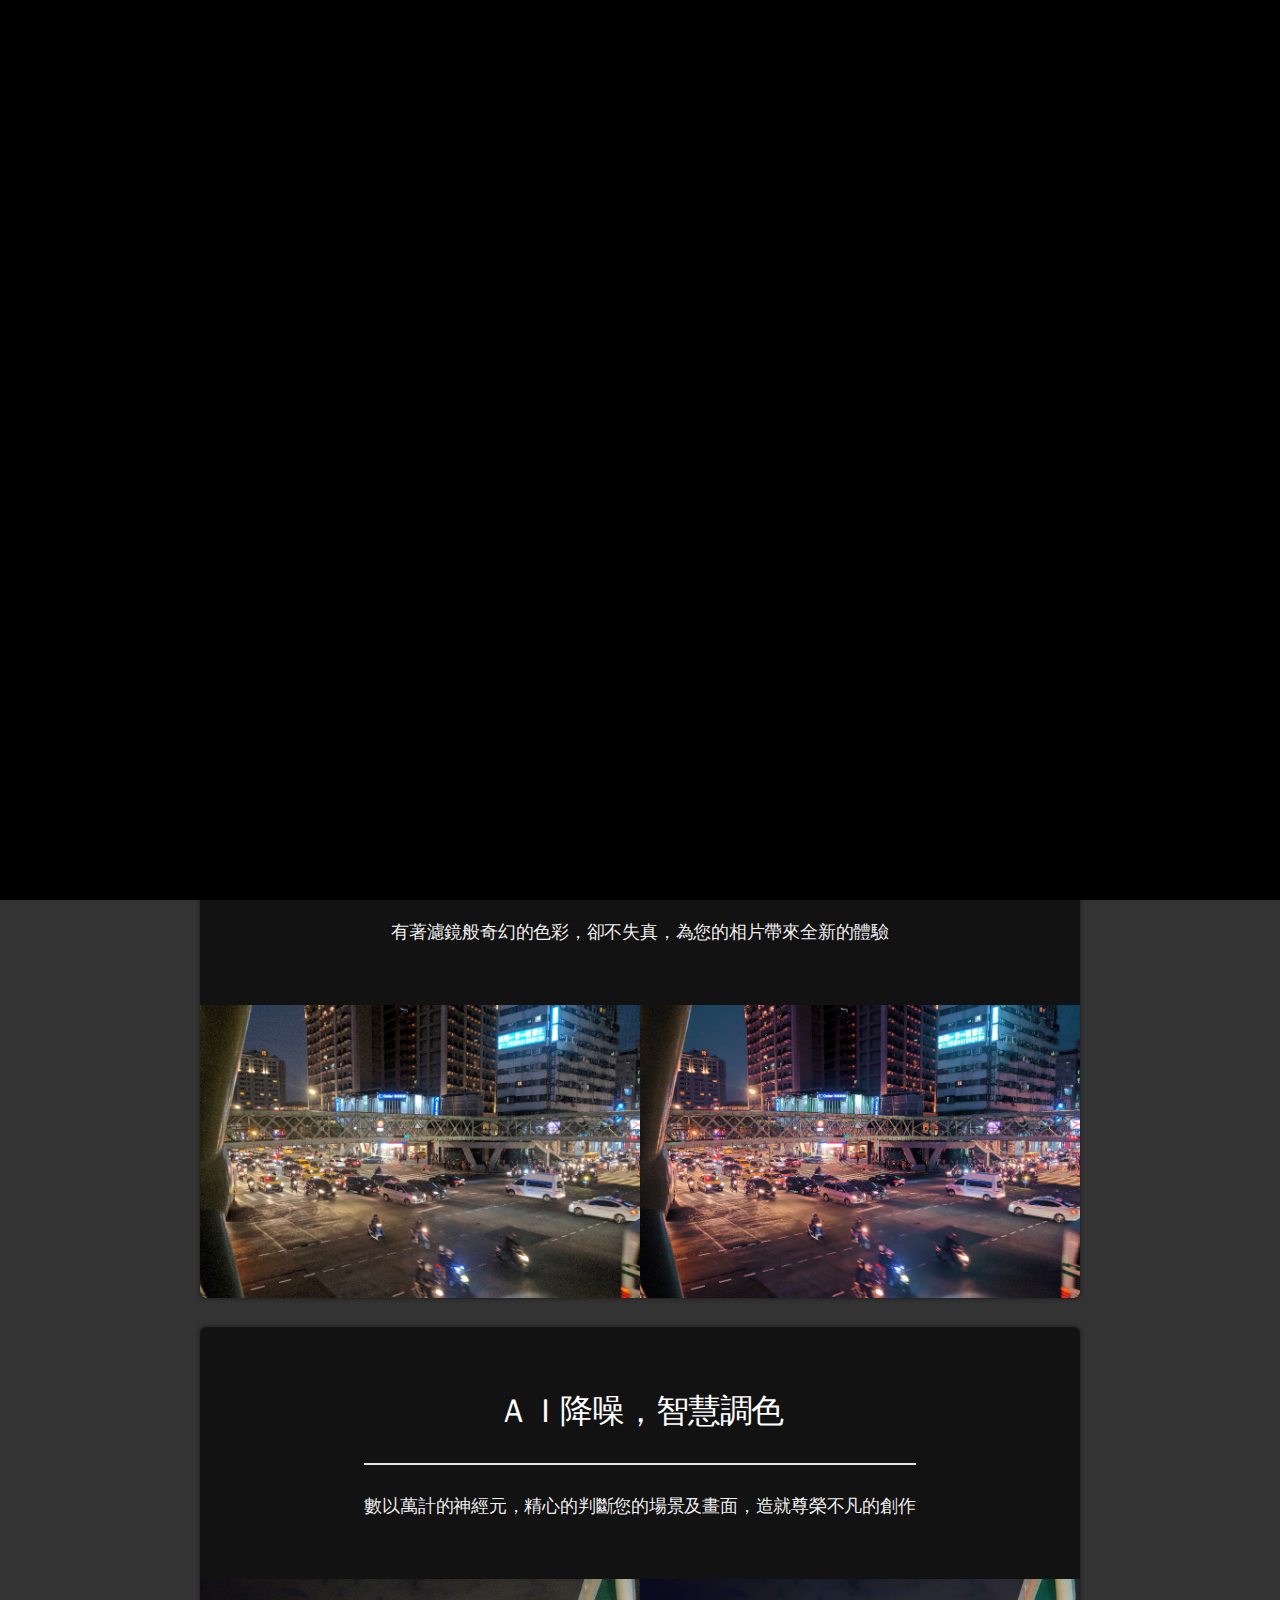
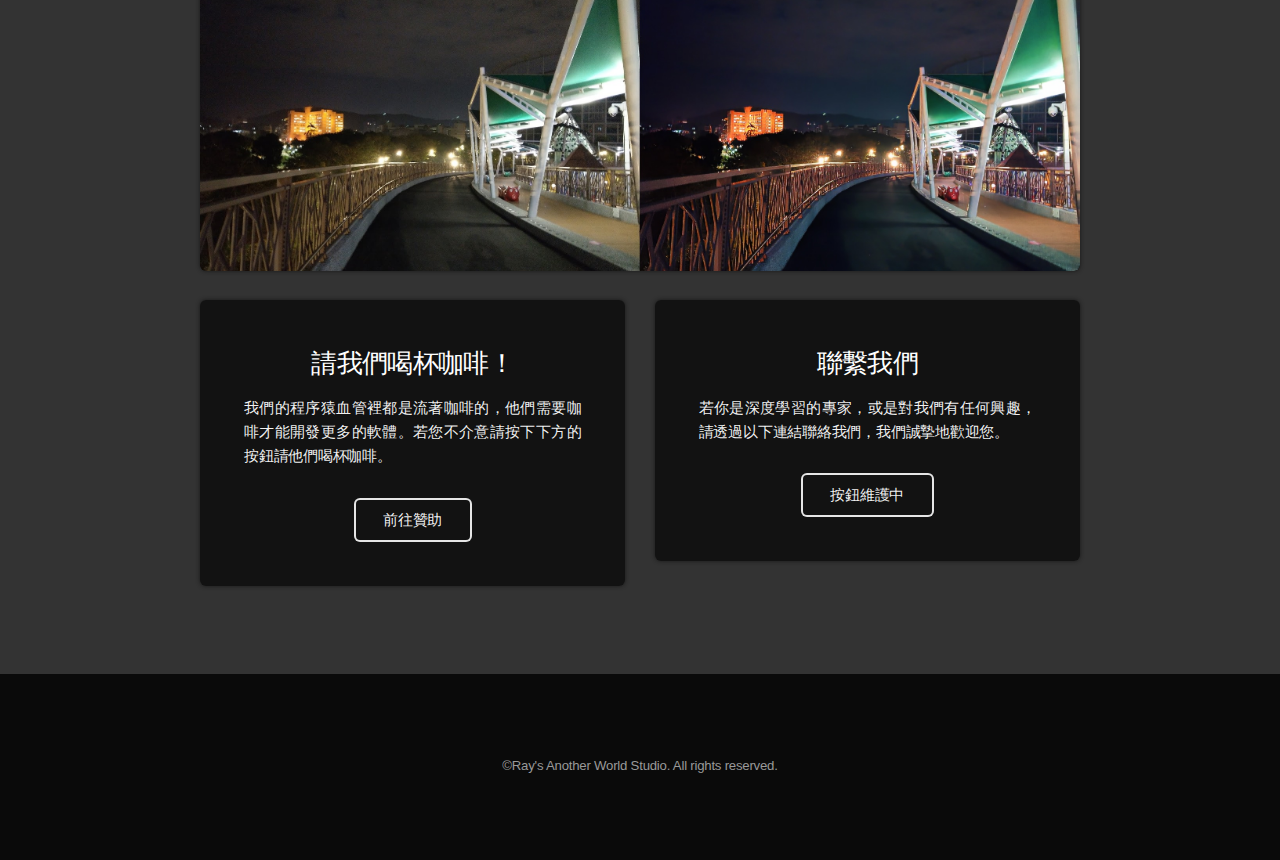
<file: index.html>
<!DOCTYPE HTML>
<html>

<head>
	<title data-token="fantastic_filter">幻想濾鏡</title>
	<meta charset="utf-8" />
	<meta name="viewport" content="width=device-width, initial-scale=1, user-scalable=no" />
	<link rel="stylesheet" href="assets/css/main.css" />
	<meta property="og:title" content="幻想濾鏡" />
	<meta property="og:image"
		content="https://ray1422.github.io/Fantastic-Filter-Professional-Plus/images/background.jpg" />
	<meta property="og:description" content="年輕人的第一個自動修圖軟體。由Deep Learning技術打造，帶給你最尊榮不凡的體驗。" />
    <link rel="shortcut icon Bookmark" href="assets/images/favicon.ico" type="image/x-icon" />

</head>

<body class="landing is-preload">
	<div id="page-wrapper">

		<!-- Header -->
		<header id="header" class="alt">
			<h1><a href="index.html">Fantastic Filter </a></h1>
			<nav id="nav">
				<ul>
					<li><a href="gallery.html">
							<x-str data-token="gallery" />
						</a></li>
					<li>
						<a href="#" class="icon fa-angle-down">
							<x-str data-token="language" />
						</a>
						<ul class="language_selector">
							<li><a href="#" data-value="en_US">English</a></li>
							<li><a href="#" data-value="zh_TW">中文（臺灣）</a></li>
							<li><a href="#" data-value="zh_CN">中文（简体）</a></li>
						</ul>
					</li>
					<li><a href="download.html" class="button">
							<x-str data-token="download" />
						</a></li>
				</ul>
			</nav>
		</header>

		<!-- Banner -->
		<section id="banner">
			<h2>
				<x-str data-token="fantastic_filter" />
			</h2>
			<p>
				<x-str data-token="The_greatest_way_to_beautify_photos" />
			</p>
			<ul class="actions special">
				<li><a href="download.html" class="button primary">
						<x-str data-token="download" /></a></li>
				<li><a href="info.html" class="button">
						<x-str data-token="learn_more" /></a></li>
			</ul>
		</section>

		<!-- Main -->
		<section id="main" class="container">

			<section class="box special">
				<header class="major">
					<h2>
						<x-str data-token="like_a_filter_unlike_any_filter"></x-str>
					</h2>
					<p>
						<x-str data-token="with_fantastic_color">
					</p>
				</header>
				<span class="image featured"><img src="images/min_quan_west_rord.jpg" alt="" /></span>
			</section>

			<section class="box special">
				<header class="major">
					<h2>
						<x-str data-token="powered_by_ai">
					</h2>
					<p>
						<x-str data-token="ai_create_perfection">
					</p>
				</header>
				<span class="image featured"><img src="images/tcap.jpg" alt="" /></span>
			</section>



			<div class="row">
				<div class="col-6 col-12-narrower">

					<section class="box special">
						<h3>
							<x-str data-token="by_me_a_coffee" />
						</h3>
						<p>
							<x-str data-token="we_need_coffee" />
						</p>
						<ul class="actions special">
							<li><a href="https://core.newebpay.com/EPG/ray_another_world/Dq68yk" target="_BLANK"
									class="button alt">
									<x-str data-token="donate" /></a></li>
						</ul>
					</section>

				</div>
				<div class="col-6 col-12-narrower">
					<section class="box special">
						<h3>
							<x-str data-token="get_in_touch" />
						</h3>
						<p>
							<x-str data-token="get_in_touch_long" </p><br />
								<ul class="actions special">
									<li><a class="button alt">
											<x-str data-token="button_unavailable">
										</a></li>
								</ul>
					</section>

				</div>
			</div>

		</section>

		<!-- Footer -->
		<footer id="footer">
			<ul class="copyright">
				<li>
					<x-str data-token="copyright" />
				</li>
			</ul>
		</footer>

	</div>
	<div id="overlay" class="is-preload"></div>
	<!-- Scripts -->
	<script src="assets/js/jquery.min.js"></script>
	<script src="assets/js/jquery.dropotron.min.js"></script>
	<script src="assets/js/jquery.scrollex.min.js"></script>
	<script src="assets/js/browser.min.js"></script>
	<script src="assets/js/breakpoints.min.js"></script>
	<script src="assets/js/util.js"></script>
	<script src="assets/js/main.js"></script>
	<script src="assets/js/lang.js"></script>

</body>

</html>
</file>
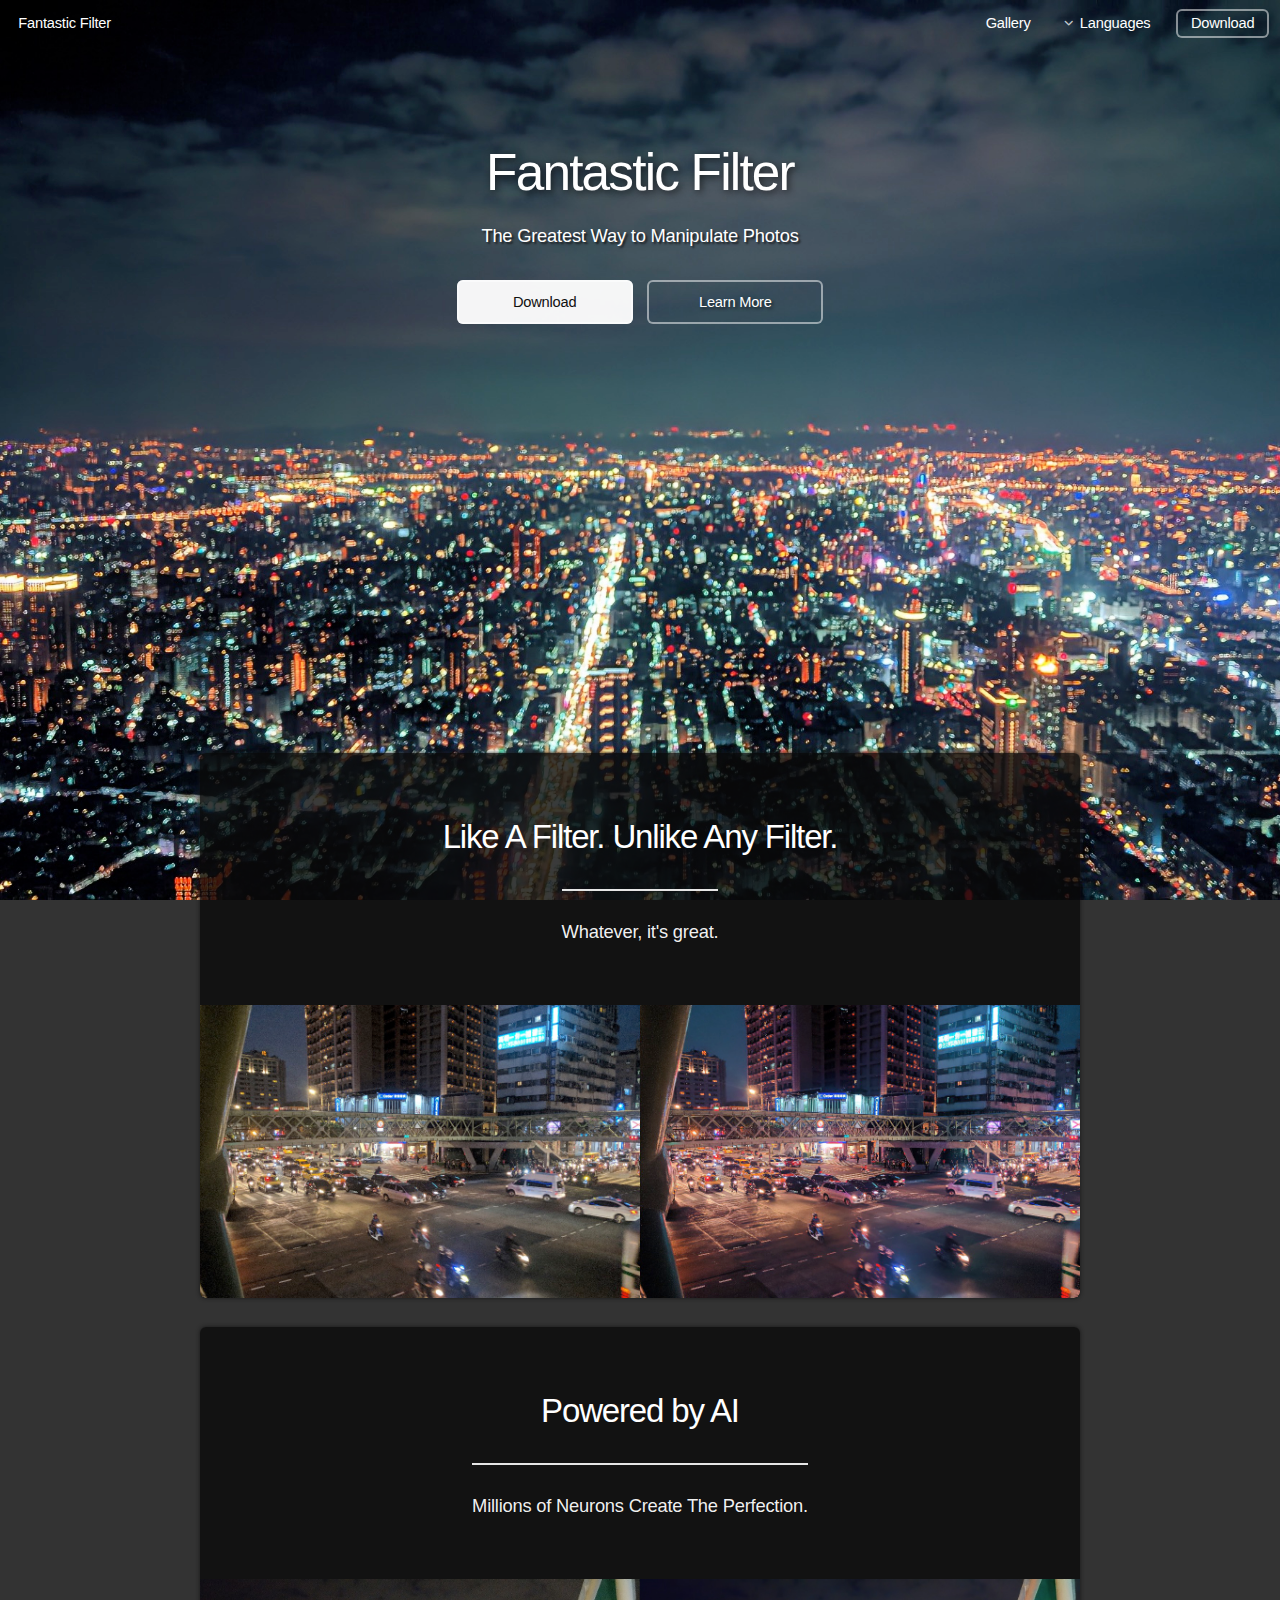
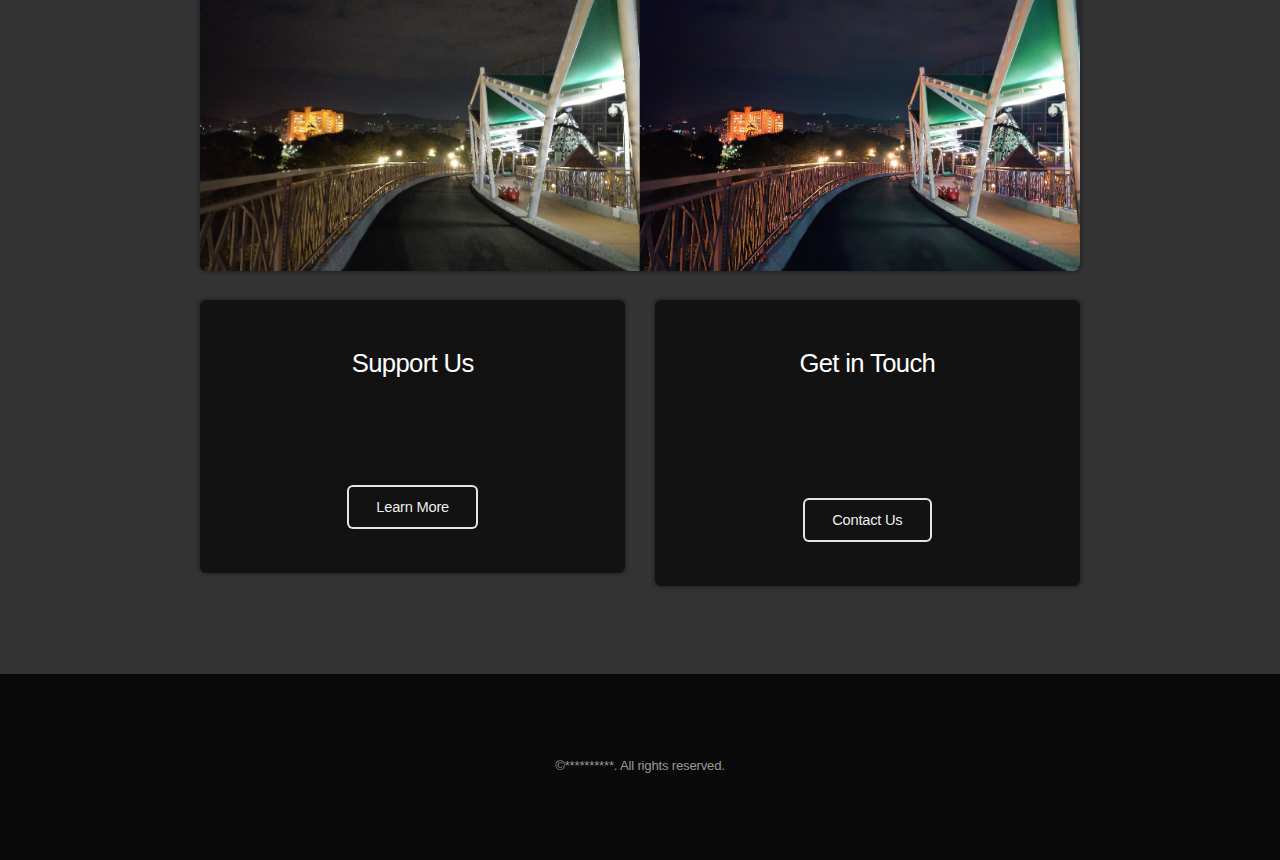
<file: en/index.html>
<!DOCTYPE HTML>
<html>

<head>
	<title>Fantastic Filter</title>
	<base href="../">
	<meta charset="utf-8" />
	<meta name="viewport" content="width=device-width, initial-scale=1, user-scalable=no" />
	<link rel="stylesheet" href="assets/css/main.css" />

</head>

<body class="landing is-preload">
	<div id="page-wrapper">

		<!-- Header -->
		<header id="header" class="alt">
			<h1><a href="index.html">Fantastic Filter </a></h1>
			<nav id="nav">
				<ul>
					<li><a href="gallery.html">Gallery</a></li>
					<li>
						<a href="#" class="icon fa-angle-down">Languages</a>
						<ul>
							<li><a href="en/index.html">English</a></li>
							<li><a href="zh-TW/index.html">中文（臺灣）</a></li>
							<li><a href="zh-CN/index.html">中文（简体）</a></li>
						</ul>
					</li>
					<li><a href="download.html" class="button">Download</a></li>
				</ul>
			</nav>
		</header>
		<!-- Banner -->
		<section id="banner">
			<h2>Fantastic Filter</h2>
			<p>The Greatest Way to Manipulate Photos</p>
			<ul class="actions special">
				<li><a href="download.html" class="button primary">Download</a></li>
				<li><a href="info.html" class="button">Learn More</a></li>
			</ul>
		</section>

		<!-- Main -->
		<section id="main" class="container">

			<section class="box special">
				<header class="major">
					<h2>Like A Filter. Unlike Any Filter.</h2>
					<p>Whatever, it's great.</p>
				</header>
				<span class="image featured"><img src="images/min_quan_west_rord.jpg" alt="" /></span>
			</section>

			<section class="box special">
				<header class="major">
					<h2>Powered by AI</h2>
					<p>Millions of Neurons Create The Perfection.</p>
				</header>
				<span class="image featured"><img src="images/tcap.jpg" alt="" /></span>
			</section>



			<div class="row">
				<div class="col-6 col-12-narrower">

					<section class="box special">
						<h3>Support Us</h3>
						<p></p><br /><br /><br />
						<ul class="actions special">
							<li><a href="#" class="button alt">Learn More</a></li>
						</ul>
					</section>

				</div>
				<div class="col-6 col-12-narrower">
					<section class="box special">
						<h3>Get in Touch</h3>
						<p><br /><br /></p><br />
						<ul class="actions special">
							<li><a href="#" class="button alt">Contact Us</a></li>
						</ul>
					</section>

				</div>
			</div>

		</section>

		<!-- Footer -->
		<footer id="footer">
			<ul class="copyright">
				<li>&copy;**********. All rights reserved.</li>
			</ul>
		</footer>

	</div>

	<!-- Scripts -->
	<script src="assets/js/jquery.min.js"></script>
	<script src="assets/js/jquery.dropotron.min.js"></script>
	<script src="assets/js/jquery.scrollex.min.js"></script>
	<script src="assets/js/browser.min.js"></script>
	<script src="assets/js/breakpoints.min.js"></script>
	<script src="assets/js/util.js"></script>
	<script src="assets/js/main.js"></script>
	<script>
		localStorage["language"] = 'en';
	</script>

</body>

</html>
</file>
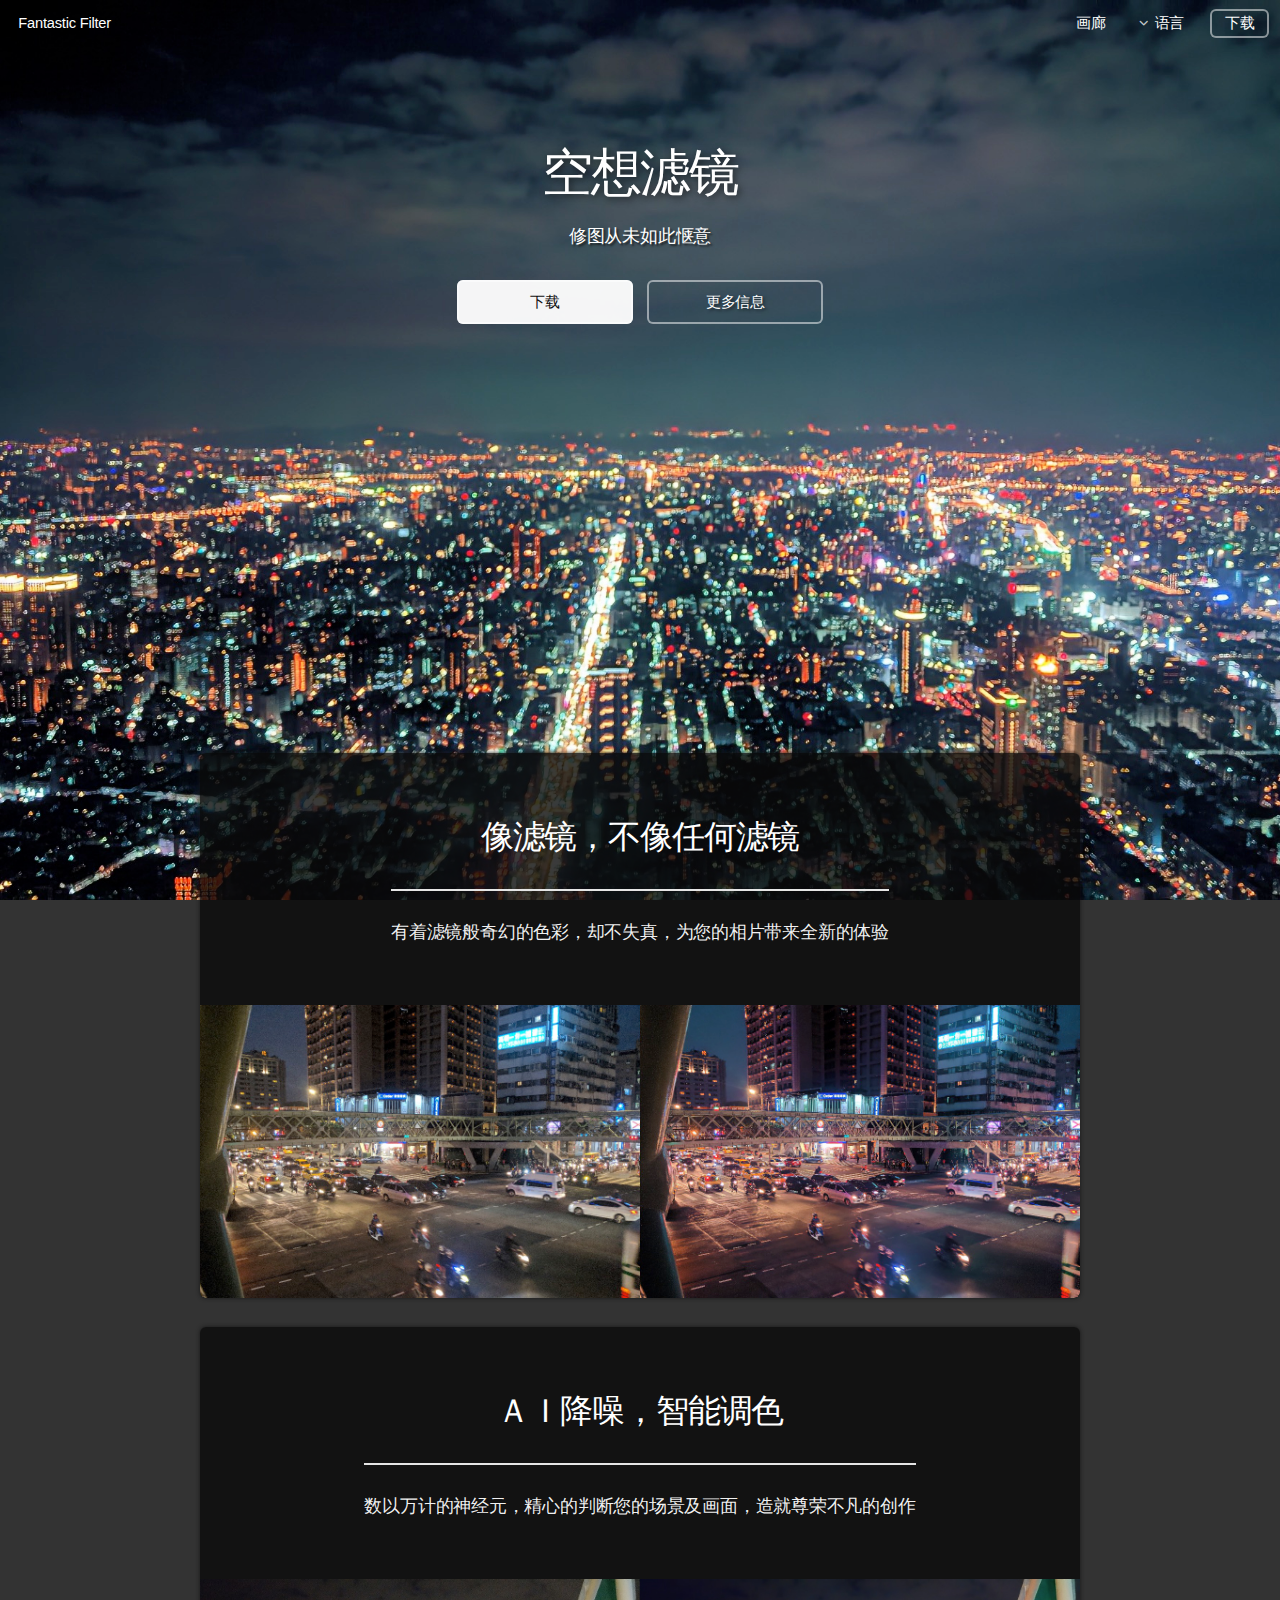
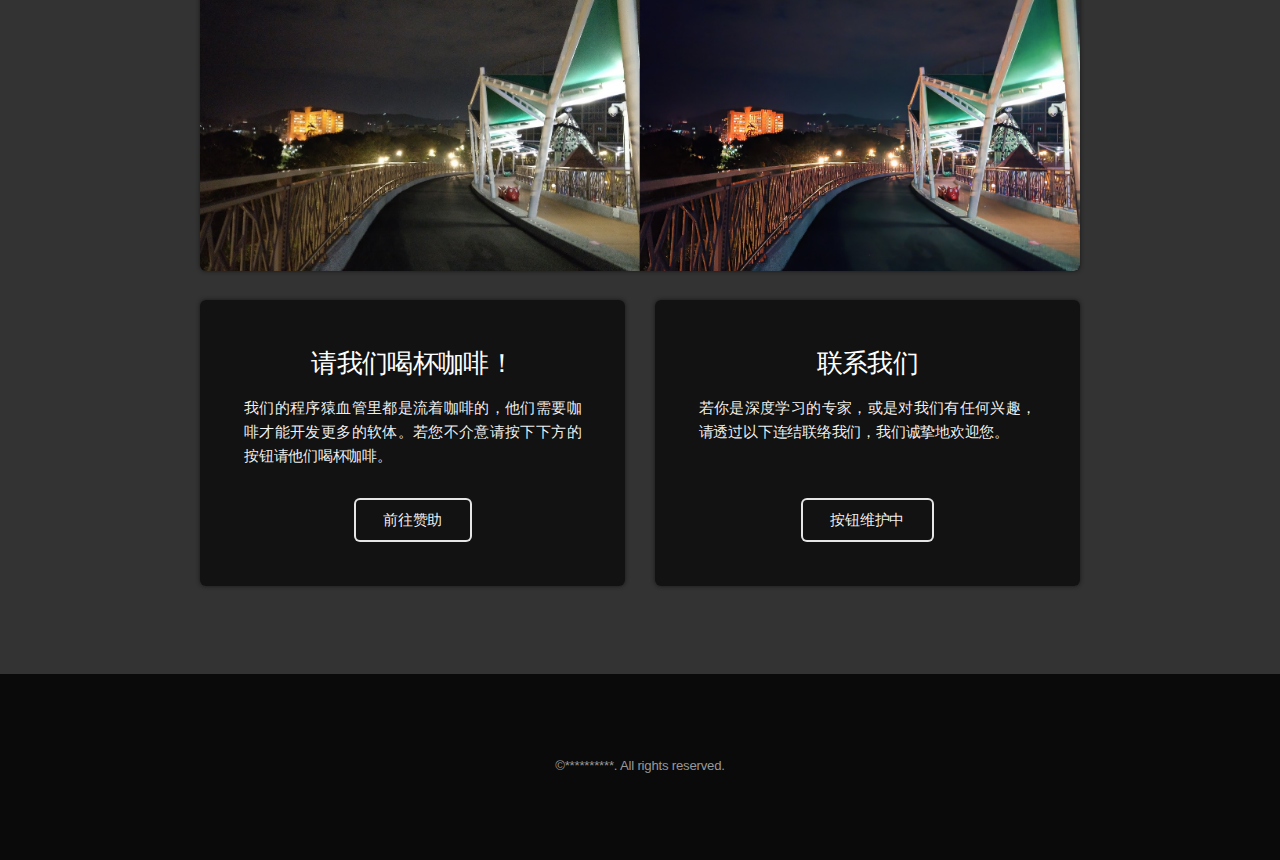
<file: zh-CN/index.html>
<!DOCTYPE HTML>
<html>

<head>
	<title>空想滤镜</title>
	<base href="../">
	<meta charset="utf-8" />
	<meta name="viewport" content="width=device-width, initial-scale=1, user-scalable=no" />
	<link rel="stylesheet" href="assets/css/main.css" />
	<meta property="og:title" content="空想滤镜" />
	<meta property="og:image"
		content="https://ray1422.github.io/Fantastic-Filter-Professional-Plus/images/background.jpg" />
	<meta property="og:description" content="年轻人的第一款人工智能滤镜。由深度学习技术打造，脑补修图，带给你最尊荣不凡的体验。" />

</head>

<body class="landing is-preload">
	<div id="page-wrapper">

		<!-- Header -->
		<header id="header" class="alt">
			<h1><a href="index.html">Fantastic Filter </a></h1>
			<nav id="nav">
				<ul>
					<li><a href="gallery.html">画廊</a></li>
					<li>
						<a href="#" class="icon fa-angle-down">语言</a>
						<ul>
							<li><a href="en/index.html">English</a></li>
							<li><a href="zh-TW/index.html">中文（臺灣）</a></li>
							<li><a href="zh-CN/index.html">中文（简体）</a></li>


						</ul>
					</li>
					<li><a href="download.html" class="button">下载</a></li>
				</ul>
			</nav>
		</header>

		<!-- Banner -->
		<section id="banner">
			<h2>空想滤镜</h2>
			<p>修图从未如此惬意</p>
			<ul class="actions special">
				<li><a href="download.html" class="button primary">下载</a></li>
				<li><a href="info.html" class="button">更多信息</a></li>
			</ul>
		</section>

		<!-- Main -->
		<section id="main" class="container">

			<section class="box special">
				<header class="major">
					<h2>像滤镜，不像任何滤镜</h2>
					<p>有着滤镜般奇幻的色彩，却不失真，为您的相片带来全新的体验</p>
				</header>
				<span class="image featured"><img src="images/min_quan_west_rord.jpg" alt="" /></span>
			</section>

			<section class="box special">
				<header class="major">
					<h2>ＡＩ降噪，智能调色</h2>
					<p>数以万计的神经元，精心的判断您的场景及画面，造就尊荣不凡的创作</p>
				</header>
				<span class="image featured"><img src="images/tcap.jpg" alt="" /></span>
			</section>



			<div class="row">
				<div class="col-6 col-12-narrower">

					<section class="box special">
						<h3>请我们喝杯咖啡！</h3>
						<p>我们的程序猿血管里都是流着咖啡的，他们需要咖啡才能开发更多的软体。若您不介意请按下下方的按钮请他们喝杯咖啡。</p>
						<ul class="actions special">
							<li><a href="https://core.newebpay.com/EPG/ray_another_world/Dq68yk" target="_BLANK"
									class="button alt">前往赞助</a></li>
						</ul>
					</section>

				</div>
				<div class="col-6 col-12-narrower">
					<section class="box special">
						<h3>联系我们</h3>
						<p>若你是深度学习的专家，或是对我们有任何兴趣，请透过以下连结联络我们，我们诚挚地欢迎您。</p><br />
						<ul class="actions special">
							<li><a href="#" class="button alt">按钮维护中</a></li>
						</ul>
					</section>

				</div>
			</div>

		</section>

		<!-- Footer -->
		<footer id="footer">
			<ul class="copyright">
				<li>&copy;**********. All rights reserved.</li>
			</ul>
		</footer>

	</div>

	<!-- Scripts -->
	<script src="assets/js/jquery.min.js"></script>
	<script src="assets/js/jquery.dropotron.min.js"></script>
	<script src="assets/js/jquery.scrollex.min.js"></script>
	<script src="assets/js/browser.min.js"></script>
	<script src="assets/js/breakpoints.min.js"></script>
	<script src="assets/js/util.js"></script>
	<script src="assets/js/main.js"></script>
	<script>
		localStorage["language"] = 'zh-CN'
	</script>
</body>

</html>
</file>
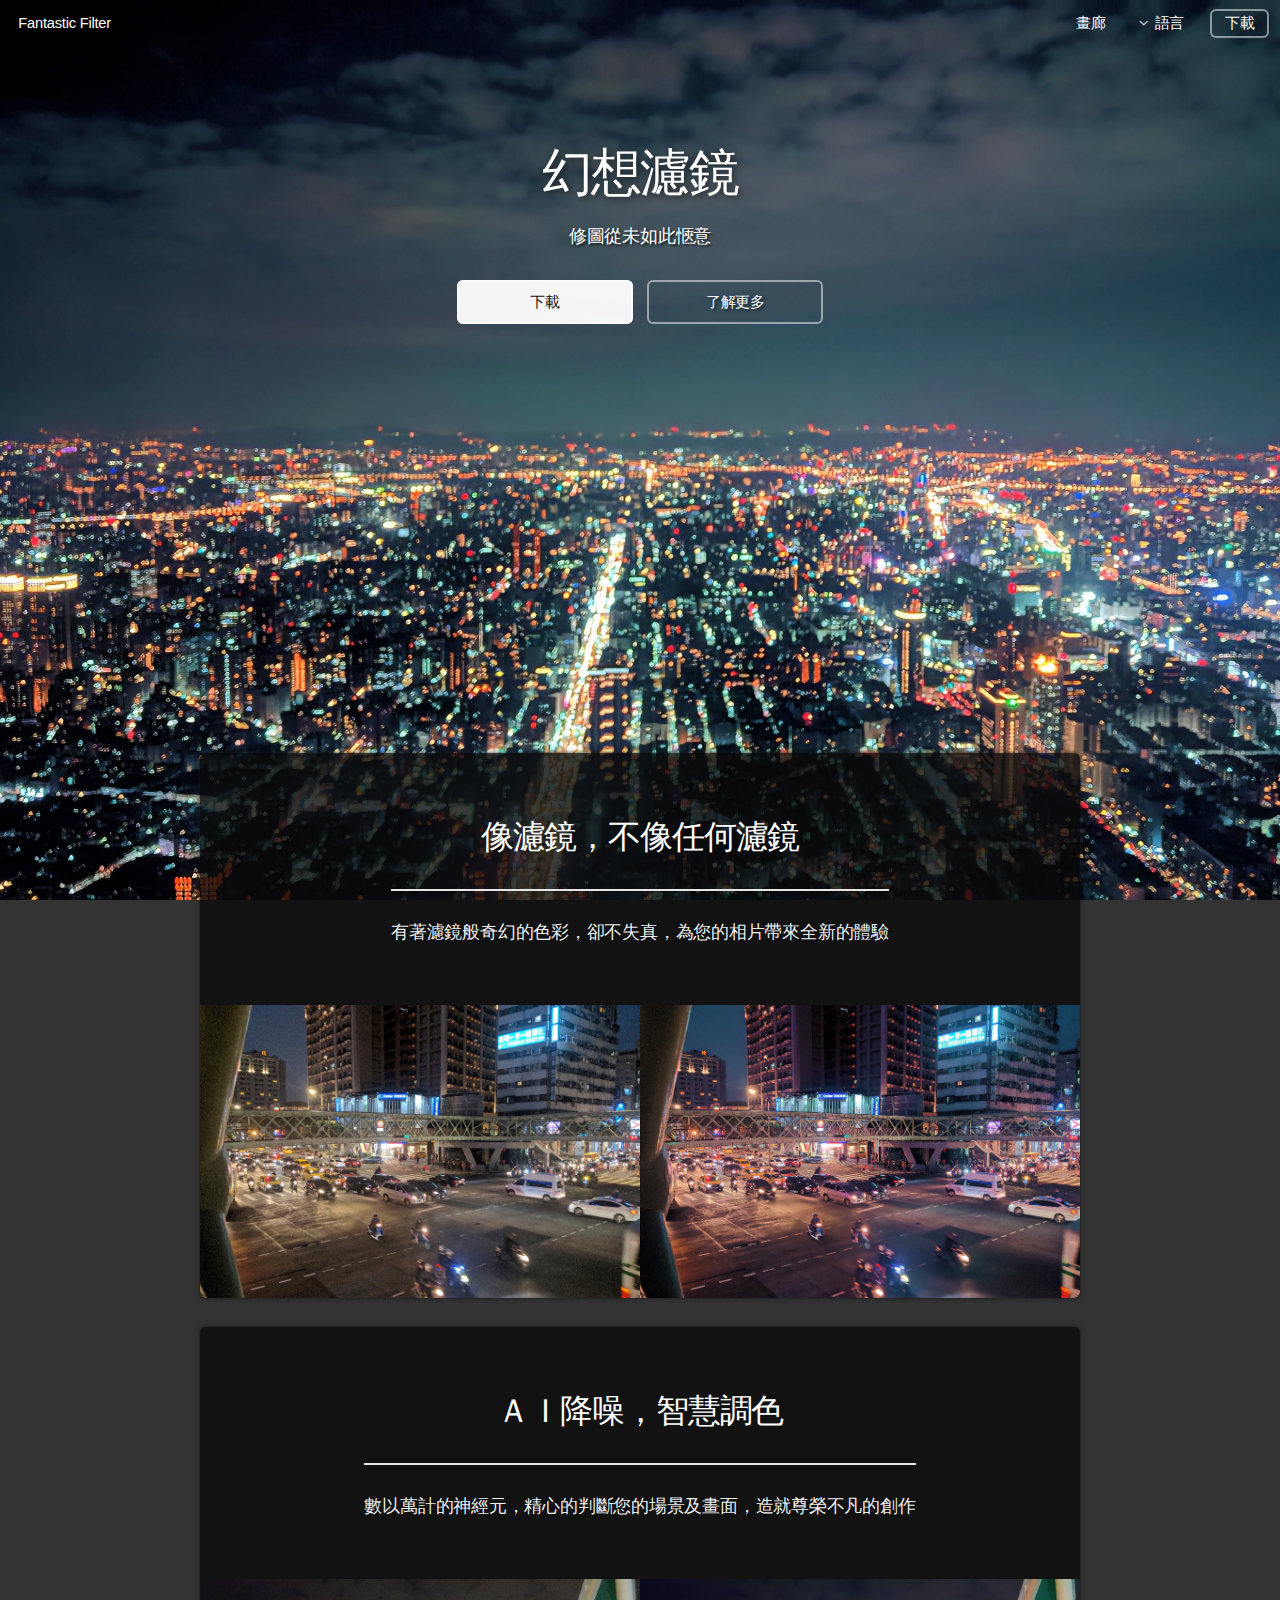
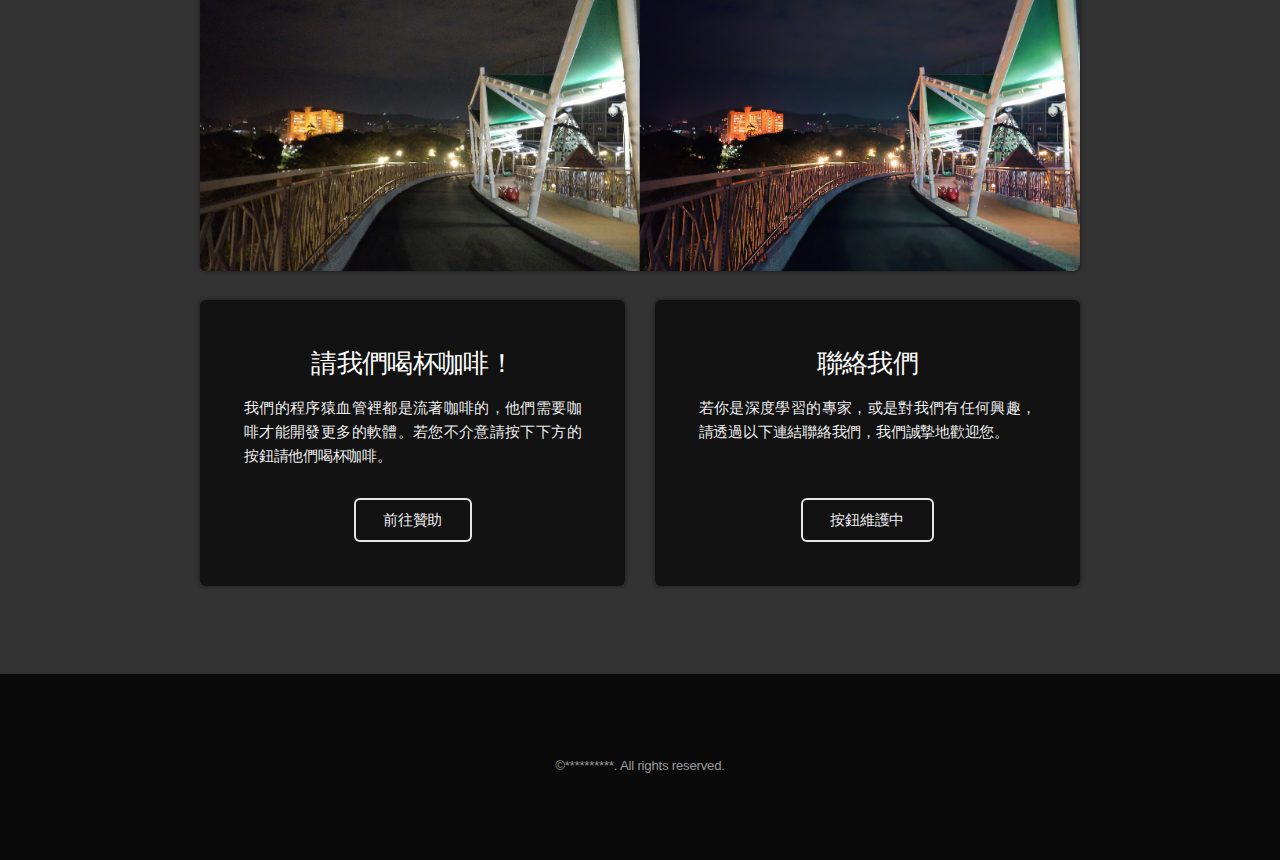
<file: zh-TW/index.html>
<!DOCTYPE HTML>
<html>

<head>
	<title>幻想濾鏡</title>
	<base href="../">
	<meta charset="utf-8" />
	<meta name="viewport" content="width=device-width, initial-scale=1, user-scalable=no" />
	<link rel="stylesheet" href="assets/css/main.css" />
	<meta property="og:title" content="幻想濾鏡" />
	<meta property="og:image"
		content="https://ray1422.github.io/Fantastic-Filter-Professional-Plus/images/background.jpg" />
	<meta property="og:description" content="年輕人的第一個自動修圖軟體。由Deep Learning技術打造，帶給你最尊榮不凡的體驗。" />

</head>

<body class="landing is-preload">
	<div id="page-wrapper">

		<!-- Header -->
		<header id="header" class="alt">
			<h1><a href="index.html">Fantastic Filter </a></h1>
			<nav id="nav">
				<ul>
					<li><a href="gallery.html">畫廊</a></li>
					<li>
						<a href="#" class="icon fa-angle-down">語言</a>
						<ul>
							<li><a href="en/index.html">English</a></li>
							<li><a href="zh-TW/index.html">中文（臺灣）</a></li>
							<li><a href="zh-CN/index.html">中文（简体）</a></li>


						</ul>
					</li>
					<li><a href="download.html" class="button">下載</a></li>
				</ul>
			</nav>
		</header>

		<!-- Banner -->
		<section id="banner">
			<h2>幻想濾鏡</h2>
			<p>修圖從未如此愜意</p>
			<ul class="actions special">
				<li><a href="download.html" class="button primary">下載</a></li>
				<li><a href="info.html" class="button">了解更多</a></li>
			</ul>
		</section>

		<!-- Main -->
		<section id="main" class="container">

			<section class="box special">
				<header class="major">
					<h2>像濾鏡，不像任何濾鏡</h2>
					<p>有著濾鏡般奇幻的色彩，卻不失真，為您的相片帶來全新的體驗</p>
				</header>
				<span class="image featured"><img src="images/min_quan_west_rord.jpg" alt="" /></span>
			</section>

			<section class="box special">
				<header class="major">
					<h2>ＡＩ降噪，智慧調色</h2>
					<p>數以萬計的神經元，精心的判斷您的場景及畫面，造就尊榮不凡的創作</p>
				</header>
				<span class="image featured"><img src="images/tcap.jpg" alt="" /></span>
			</section>



			<div class="row">
				<div class="col-6 col-12-narrower">

					<section class="box special">
						<h3>請我們喝杯咖啡！</h3>
						<p>我們的程序猿血管裡都是流著咖啡的，他們需要咖啡才能開發更多的軟體。若您不介意請按下下方的按鈕請他們喝杯咖啡。</p>
						<ul class="actions special">
							<li><a href="https://core.newebpay.com/EPG/ray_another_world/Dq68yk" target="_BLANK"
									class="button alt">前往贊助</a></li>
						</ul>
					</section>

				</div>
				<div class="col-6 col-12-narrower">
					<section class="box special">
						<h3>聯絡我們</h3>
						<p>若你是深度學習的專家，或是對我們有任何興趣，請透過以下連結聯絡我們，我們誠摯地歡迎您。</p><br />
						<ul class="actions special">
							<li><a class="button alt">按鈕維護中</a></li>
						</ul>
					</section>

				</div>
			</div>

		</section>

		<!-- Footer -->
		<footer id="footer">
			<ul class="copyright">
				<li>&copy;**********. All rights reserved.</li>
			</ul>
		</footer>

	</div>

	<!-- Scripts -->
	<script src="assets/js/jquery.min.js"></script>
	<script src="assets/js/jquery.dropotron.min.js"></script>
	<script src="assets/js/jquery.scrollex.min.js"></script>
	<script src="assets/js/browser.min.js"></script>
	<script src="assets/js/breakpoints.min.js"></script>
	<script src="assets/js/util.js"></script>
	<script src="assets/js/main.js"></script>
	<script>
		localStorage["language"] = 'zh-TW';
	</script>

</body>

</html>
</file>
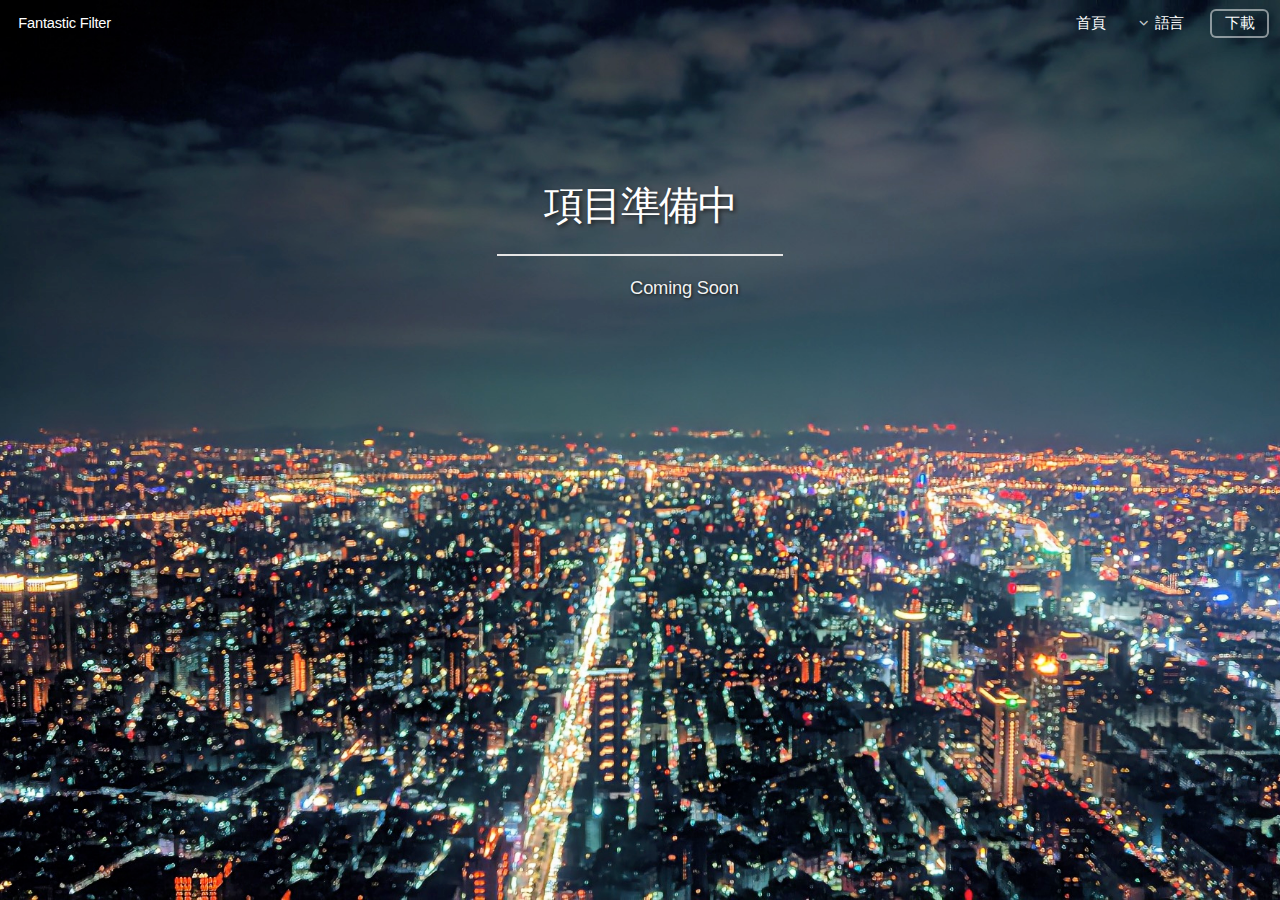
<file: info.html>
<!DOCTYPE HTML>

<html>

<head>
	<title>幻想濾鏡</title>
	<meta charset="utf-8" />
	<meta name="viewport" content="width=device-width, initial-scale=1, user-scalable=no" />
	<link rel="stylesheet" href="assets/css/main.css" />
	<link rel="shortcut icon Bookmark" href="assets/images/favicon.ico" type="image/x-icon" />

</head>

<body class="is-preload">
	<div id="page-wrapper">

		<!-- Header -->
		<header id="header" class="alt">
			<h1><a href="index.html">Fantastic Filter </a></h1>
			<nav id="nav">
				<ul>
					<li><a href="index.html">首頁</a></li>
					<li>
						<a href="#" class="icon fa-angle-down">語言</a>
						<ul>
							<li><a href="en/index.html">English</a></li>
							<li><a href="zh-TW/index.html">中文（臺灣）</a></li>
							<li><a href="zh-CN/index.html">中文（简体）</a></li>
							<li><a href="jp/index.html">日本語</a></li>

						</ul>
					</li>
					<li><a href="download.html" class="button">下載</a></li>
				</ul>
			</nav>
		</header>
		<br><br><br>
		<!-- Main -->
		<section id="main" class="container">
			<header>
				<h2>項目準備中</h2>
				<p>　　　　　Coming Soon　　　　　</p>
			</header>

			<!-- Scripts -->
			<script src="assets/js/jquery.min.js"></script>
			<script src="assets/js/jquery.dropotron.min.js"></script>
			<script src="assets/js/jquery.scrollex.min.js"></script>
			<script src="assets/js/browser.min.js"></script>
			<script src="assets/js/breakpoints.min.js"></script>
			<script src="assets/js/util.js"></script>
			<script src="assets/js/main.js"></script>

</body>

</html>
</file>
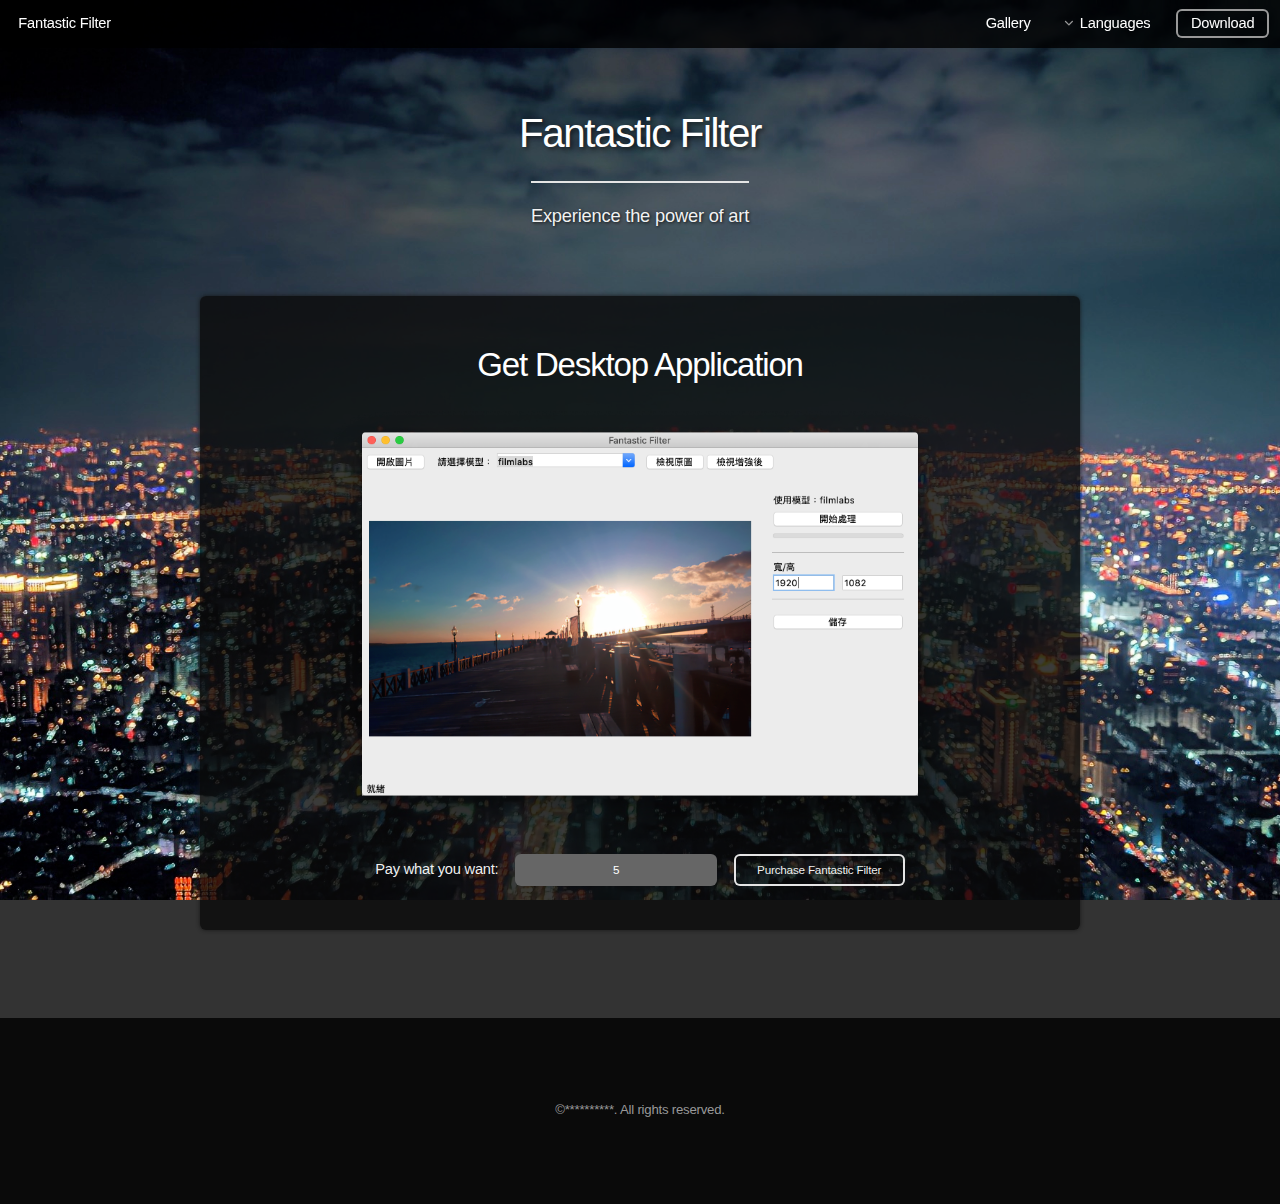
<file: en/download.html>
<!DOCTYPE HTML>

<html>

<head>
	<title>Fantastic Filter</title>
	<base href="../">
	<meta charset="utf-8" />
	<meta name="viewport" content="width=device-width, initial-scale=1, user-scalable=no" />
	<link rel="stylesheet" href="assets/css/main.css" />
</head>

<body class="is-preload">
	<div id="page-wrapper">

		<!-- Header -->
		<header id="header">
			<h1><a href="index.html">Fantastic Filter </a></h1>
			<nav id="nav">
				<ul>
					<li><a href="gallery.html">Gallery</a></li>
					<li>
						<a href="#" class="icon fa-angle-down">Languages</a>
						<ul>
							<li><a href="en/index.html">English</a></li>
							<li><a href="zh-TW/index.html">中文（臺灣）</a></li>
							<li><a href="zh-CN/index.html">中文（简体）</a></li>
							<li><a href="jp/index.html">日本語</a></li>

						</ul>
					</li>
					<li><a href="download.html" class="button">Download</a></li>
				</ul>
			</nav>
		</header>

		<!-- Main -->
		<section id="main" class="container">
			<header>
				<h2>Fantastic Filter</h2>
				<p>Experience the power of art</p>
			</header>
			<div class="row">
				<div class="col-12">

					<section class="box center">
						<h2>Get Desktop Application</h2>
						<img src="images/app.png" width="80%" />
						<div id="price">
							Pay what you want: 
							<input class="button small custom_price" type="number" min="0" value="5"
								placeholder="custom" />

							<a href="#" class="button alt small">Purchase Fantastic Filter</a>
						</div>
					</section>
				</div>
		</section>
		<!-- Footer -->
		<footer id="footer">
				<ul class="copyright">
					<li>&copy;**********. All rights reserved.</li>
				</ul>
			</footer>
		</div>

	<!-- Scripts -->
	<script src="assets/js/jquery.min.js"></script>
	<script src="assets/js/jquery.dropotron.min.js"></script>
	<script src="assets/js/jquery.scrollex.min.js"></script>
	<script src="assets/js/browser.min.js"></script>
	<script src="assets/js/breakpoints.min.js"></script>
	<script src="assets/js/util.js"></script>
	<script src="assets/js/main.js"></script>
	<script src="assets/js/download_page.js"></script>


</body>

</html>
</file>
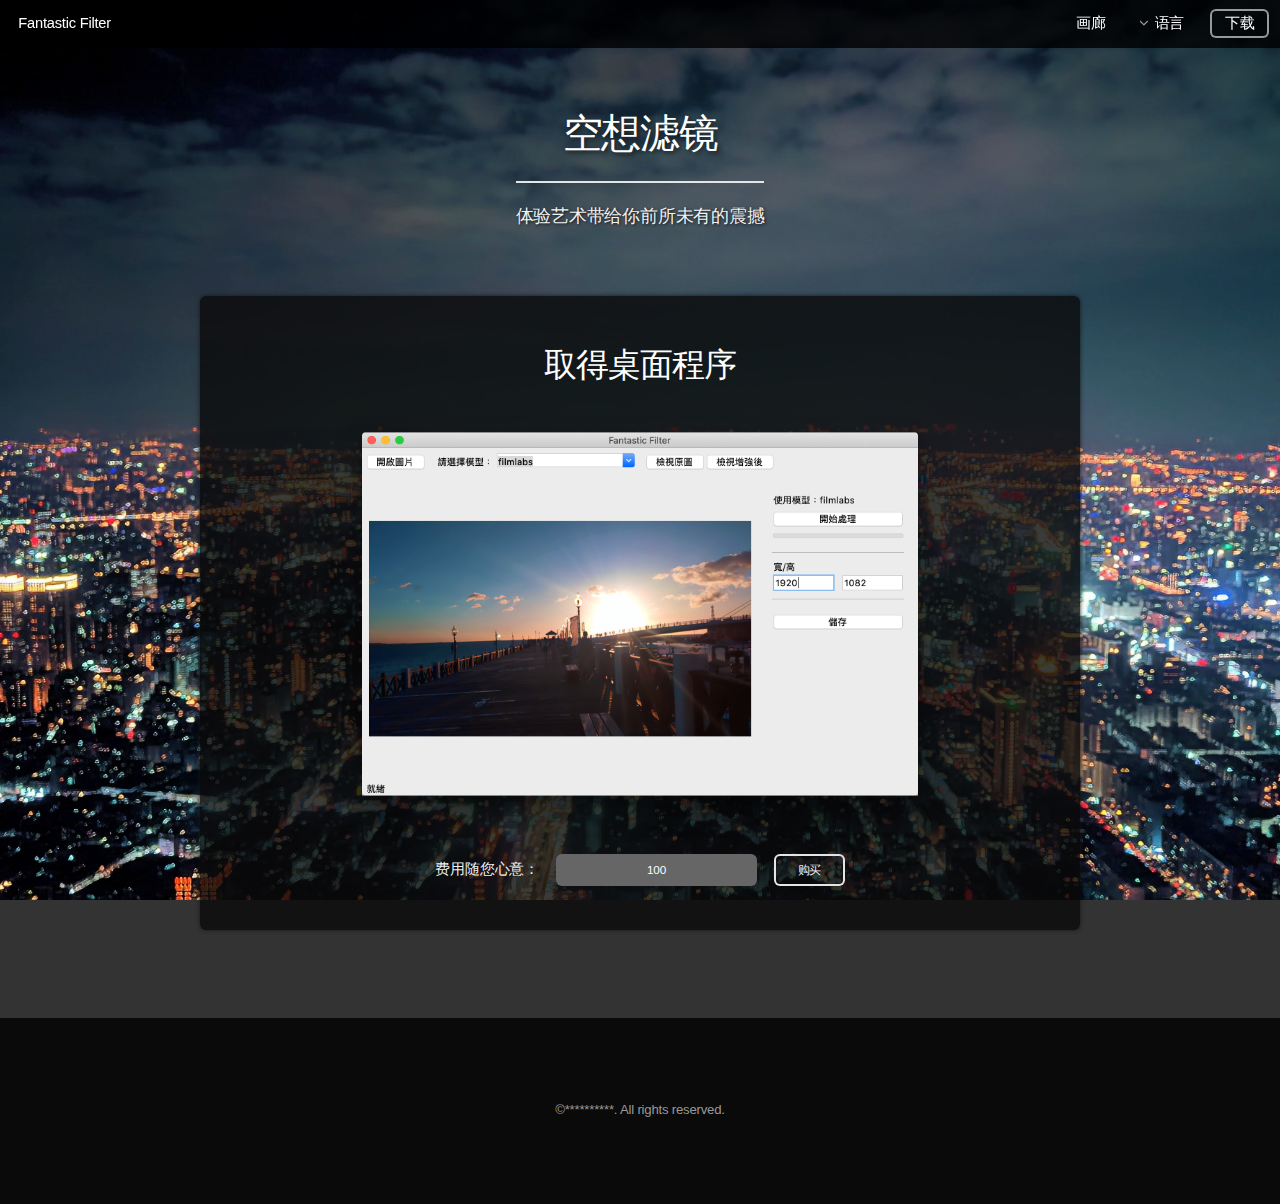
<file: zh-CN/download.html>
<!DOCTYPE HTML>

<html>

<head>
	<title>下载 | 空想滤镜</title>
	<base href="../">
	<meta charset="utf-8" />
	<meta name="viewport" content="width=device-width, initial-scale=1, user-scalable=no" />
	<link rel="stylesheet" href="assets/css/main.css" />
</head>

<body class="is-preload">
	<div id="page-wrapper">

		<!-- Header -->
		<header id="header">
				<h1><a href="index.html">Fantastic Filter </a></h1>
				<nav id="nav">
					<ul>
						<li><a href="gallery.html">画廊</a></li>
						<li>
							<a href="#" class="icon fa-angle-down">语言</a>
							<ul>
								<li><a href="en/index.html">English</a></li>
								<li><a href="zh-TW/index.html">中文（臺灣）</a></li>
								<li><a href="zh-CN/index.html">中文（简体）</a></li>
								<li><a href="jp/index.html">日本語</a></li>
	
							</ul>
						</li>
						<li><a href="#" class="button">下载</a></li>
					</ul>
				</nav>
			</header>
	
		<!-- Main -->
		<section id="main" class="container">
			<header>
				<h2>空想滤镜</h2>
				<p>体验艺术带给你前所未有的震撼</p>
			</header>
			<div class="row">
				<div class="col-12">

					<section class="box center">
						<h2>取得桌面程序</h2>
						<img src="images/app.png" width="80%" />
						<div id="price">
								费用随您心意：
							<input class="button small custom_price" type="number" min="0" value="100"
								placeholder="自订" />

							 <a href="#" class="button alt small">购买</a>
						</div>
					</section>
				</div>
		</section>
		<!-- Footer -->
		<footer id="footer">
				<ul class="copyright">
					<li>&copy;**********. All rights reserved.</li>
				</ul>
			</footer>
		</div>

	<!-- Scripts -->
	<script src="assets/js/jquery.min.js"></script>
	<script src="assets/js/jquery.dropotron.min.js"></script>
	<script src="assets/js/jquery.scrollex.min.js"></script>
	<script src="assets/js/browser.min.js"></script>
	<script src="assets/js/breakpoints.min.js"></script>
	<script src="assets/js/util.js"></script>
	<script src="assets/js/main.js"></script>
	<script src="assets/js/download_page.js"></script>


</body>

</html>
</file>
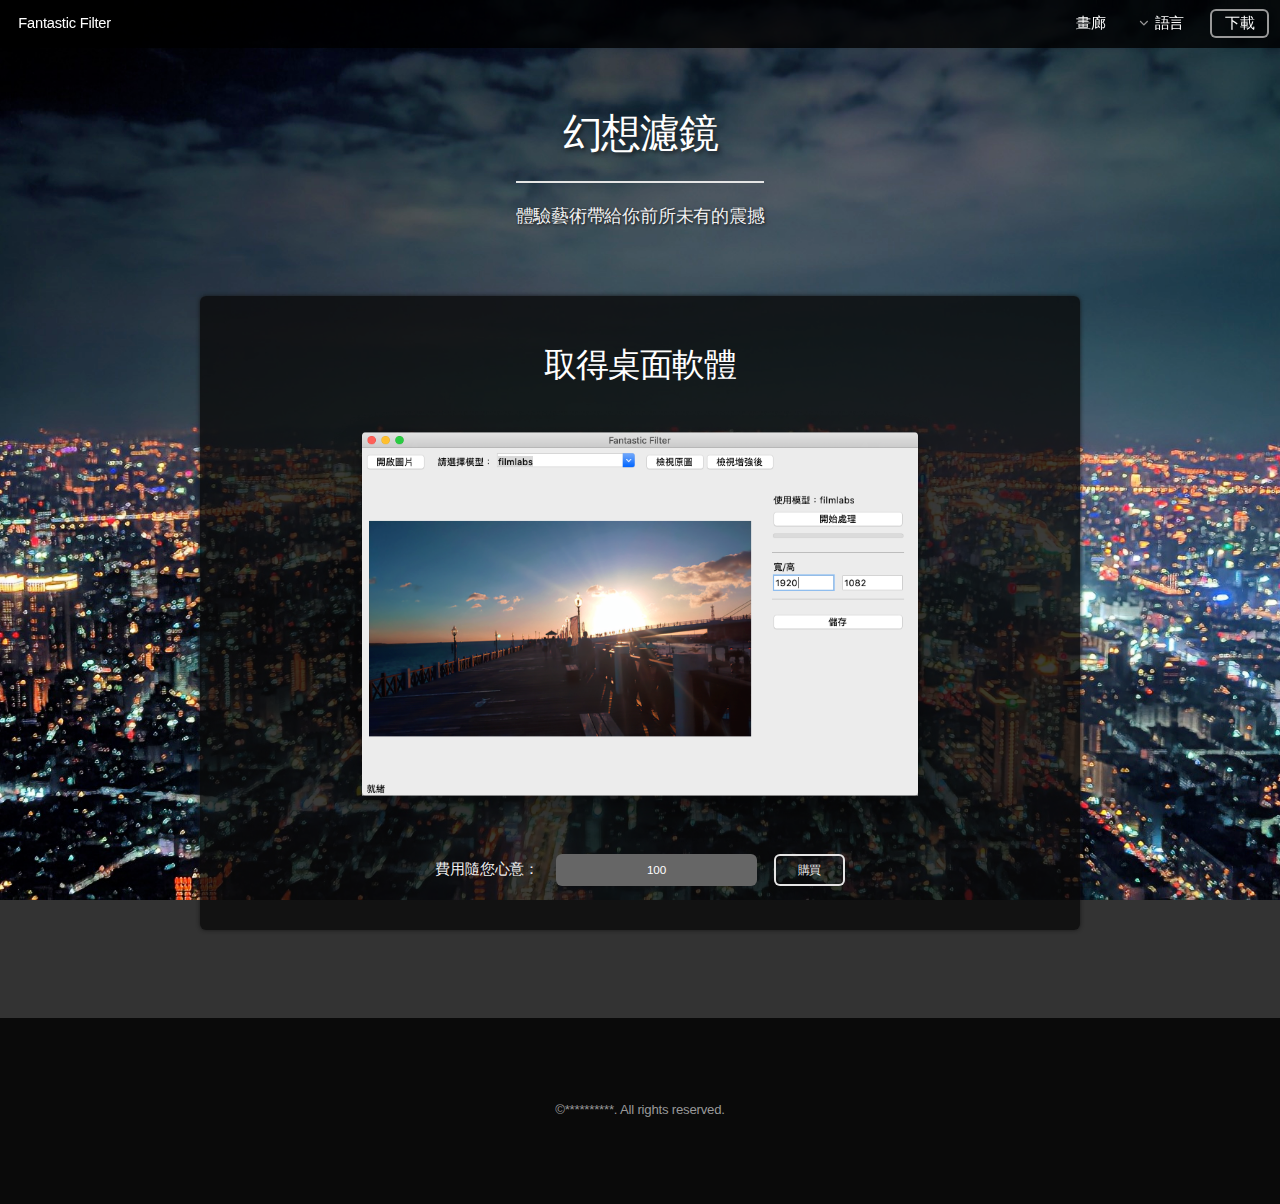
<file: zh-TW/download.html>
<!DOCTYPE HTML>

<html>

<head>
	<title>下載 | 幻想濾鏡</title>
	<base href="../">
	<meta charset="utf-8" />
	<meta name="viewport" content="width=device-width, initial-scale=1, user-scalable=no" />
	<link rel="stylesheet" href="assets/css/main.css" />
</head>

<body class="is-preload">
	<div id="page-wrapper">

		<!-- Header -->
		<header id="header">
			<h1><a href="index.html">Fantastic Filter </a></h1>
			<nav id="nav">
				<ul>
					<li><a href="gallery.html">畫廊</a></li>
					<li>
						<a href="#" class="icon fa-angle-down">語言</a>
						<ul>
							<li><a href="en/index.html">English</a></li>
							<li><a href="zh-TW/index.html">中文（臺灣）</a></li>
							<li><a href="zh-CN/index.html">中文（简体）</a></li>
							<li><a href="jp/index.html">日本語</a></li>

						</ul>
					</li>
					<li><a href="download.html" class="button">下載</a></li>
				</ul>
			</nav>
		</header>

		<!-- Main -->
		<section id="main" class="container">
			<header>
				<h2>幻想濾鏡</h2>
				<p>體驗藝術帶給你前所未有的震撼</p>
			</header>
			<div class="row">
				<div class="col-12">

					<section class="box center">
						<h2>取得桌面軟體</h2>
						<img src="images/app.png" width="80%" />
						<div id="price">
							費用隨您心意：
							<input class="button small custom_price" type="number" min="0" value="100"
								placeholder="自訂" />

							<a href="#" class="button alt small">購買</a>
						</div>
					</section>
				</div>
		</section>
		<!-- Footer -->
		<footer id="footer">
				<ul class="copyright">
					<li>&copy;**********. All rights reserved.</li>
				</ul>
			</footer>
		</div>

	<!-- Scripts -->
	<script src="assets/js/jquery.min.js"></script>
	<script src="assets/js/jquery.dropotron.min.js"></script>
	<script src="assets/js/jquery.scrollex.min.js"></script>
	<script src="assets/js/browser.min.js"></script>
	<script src="assets/js/breakpoints.min.js"></script>
	<script src="assets/js/util.js"></script>
	<script src="assets/js/main.js"></script>
	<script src="assets/js/download_page.js"></script>


</body>

</html>
</file>
<file: assets/css/main.css>
@import url("font-awesome.min.css");
@import url("https://fonts.googleapis.com/css?family=Noto+Sans:300,400,300italic,400italic");
/*
	Alpha by HTML5 UP
	html5up.net | @ajlkn
	Free for personal and commercial use under the CCA 3.0 license (html5up.net/license)
*/

/* Reset */

/* Based on meyerweb.com/eric/tools/css/reset (v2.0 | 20110126 | License: public domain) */
.center {
	text-align: center;
}
#play_badge {
	max-width: 25em;
	display: block;
	margin: auto;
	text-decoration: none;
	outline: none;
	border: none;
}
#play_badge_cr {
	font-style: italic;
	font-size: 2vw;
}
#play_badge img {
	max-width: 100%;
	display: block;
	margin: auto;
}
html,
body,
div,
span,
applet,
object,
iframe,
h1,
h2,
h3,
h4,
h5,
h6,
p,
blockquote,
pre,
a,
abbr,
acronym,
address,
big,
cite,
code,
del,
dfn,
em,
img,
ins,
kbd,
q,
s,
samp,
small,
strike,
strong,
sub,
sup,
tt,
var,
b,
u,
i,
center,
dl,
dt,
dd,
ol,
ul,
li,
fieldset,
form,
label,
legend,
table,
caption,
tbody,
tfoot,
thead,
tr,
th,
td,
article,
aside,
canvas,
details,
embed,
figure,
figcaption,
footer,
header,
hgroup,
menu,
nav,
output,
ruby,
section,
summary,
time,
mark,
audio,
video {
	margin: 0;
	padding: 0;
	border: 0;
	font-size: 100%;
	font: inherit;
	vertical-align: baseline;
}

article,
aside,
details,
figcaption,
figure,
footer,
header,
hgroup,
menu,
nav,
section {
	display: block;
}

body {
	line-height: 1;
}

ol,
ul {
	list-style: none;
}

blockquote,
q {
	quotes: none;
}

blockquote:before,
blockquote:after,
q:before,
q:after {
	content: '';
	content: none;
}

table {
	border-collapse: collapse;
	border-spacing: 0;
}

body {
	-webkit-text-size-adjust: none;
}

mark {
	background-color: transparent;
	color: inherit;
}

input::-moz-focus-inner {
	border: 0;
	padding: 0;
}

input,
select,
textarea {
	-moz-appearance: none;
	-webkit-appearance: none;
	-ms-appearance: none;
	appearance: none;
}

/* Basic */

@-ms-viewport {
	width: device-width;
}

body {
	-ms-overflow-style: scrollbar;
}

@media screen and (max-width: 480px) {

	html,
	body {
		min-width: 320px;
	}
}

html {
	box-sizing: border-box;
}

*,
*:before,
*:after {
	box-sizing: inherit;
}

html,
body {
	background: url('../../images/background.jpg');
	background-attachment: fixed;
	background-position: center;
	background-size: cover;
	background-color: #333;
}

body {
	height: 100vh;
	overflow: auto;
}

body,
input,
select,
textarea {
	color: rgba(255, 255, 255, .95);
	font-family: "Noto Sans Regular", "微軟正黑體", "Source Sans Pro", sans-serif;
	font-size: 16pt;
	font-weight: 300;
	line-height: 1.65em;
	letter-spacing: -0.015em;
}

a {
	-moz-transition: color 0.2s ease-in-out, border-bottom-color 0.2s ease-in-out;
	-webkit-transition: color 0.2s ease-in-out, border-bottom-color 0.2s ease-in-out;
	-ms-transition: color 0.2s ease-in-out, border-bottom-color 0.2s ease-in-out;
	transition: color 0.2s ease-in-out, border-bottom-color 0.2s ease-in-out;
	border-bottom: dotted 1px;
	color: #e89980;
	text-decoration: none;
}

a:hover {
	border-bottom-color: transparent;
}

strong,
b {
	color: #FFFFFF;
	font-weight: 400;
}

em,
i {
	font-style: italic;
}

p {
	margin: 0 0 2em;
}

h1,
h2,
h3,
h4,
h5,
h6 {
	color: #FFFFFF;
	font-weight: 300;
	line-height: 1em;
	margin: 0 0 0.5em;
}

h1 a,
h2 a,
h3 a,
h4 a,
h5 a,
h6 a {
	color: inherit;
	text-decoration: none;
}

h2 {
	font-size: 2.25em;
	line-height: 1.5em;
	letter-spacing: -0.035em;
}

h3 {
	font-size: 1.75em;
	line-height: 1.5em;
	letter-spacing: -0.025em;
}

h4 {
	font-size: 1.1em;
	line-height: 1.5em;
	letter-spacing: 0;
}

h5 {
	font-size: 0.9em;
	line-height: 1.5em;
	letter-spacing: 0;
}

h6 {
	font-size: 0.7em;
	line-height: 1.5em;
	letter-spacing: 0;
}

sub {
	font-size: 0.8em;
	position: relative;
	top: 0.5em;
}

sup {
	font-size: 0.8em;
	position: relative;
	top: -0.5em;
}

hr {
	border: 0;
	border-bottom: solid 2px #e5e5e5;
	margin: 2em 0;
}

hr.major {
	margin: 3em 0;
}

blockquote {
	border-left: solid 4px #e5e5e5;
	font-style: italic;
	margin: 0 0 2em;
	padding: 0.5em 0 0.5em 2em;
}

pre {
	-webkit-overflow-scrolling: touch;
	background: #3b3b3b;
	border-radius: 6px;
	border: solid 1px #e5e5e5;
	font-family: monospace;
	font-size: 0.9em;
	line-height: 1.75em;
	margin: 0 0 2em;
	overflow-x: auto;
	padding: 1em 1.5em;
}

code {
	background: #3b3b3b;
	border-radius: 6px;
	border: solid 1px #e5e5e5;
	font-family: monospace;
	font-size: 0.9em;
	margin: 0 0.25em;
	padding: 0.25em 0.65em;
}

.align-left {
	text-align: left;
}

.align-center {
	text-align: center;
}

.align-right {
	text-align: right;
}

/* Row */

.row {
	display: flex;
	flex-wrap: wrap;
	box-sizing: border-box;
	align-items: stretch;
}

.row>* {
	box-sizing: border-box;
}

.row.gtr-uniform>*> :last-child {
	margin-bottom: 0;
}

.row.aln-left {
	justify-content: flex-start;
}

.row.aln-center {
	justify-content: center;
}

.row.aln-right {
	justify-content: flex-end;
}

.row.aln-top {
	align-items: flex-start;
}

.row.aln-middle {
	align-items: center;
}

.row.aln-bottom {
	align-items: flex-end;
}

.row>.imp {
	order: -1;
}

.row>.col-1 {
	width: 8.3333333333%;
}

.row>.off-1 {
	margin-left: 8.3333333333%;
}

.row>.col-2 {
	width: 16.6666666667%;
}

.row>.off-2 {
	margin-left: 16.6666666667%;
}

.row>.col-3 {
	width: 25%;
}

.row>.off-3 {
	margin-left: 25%;
}

.row>.col-4 {
	width: 33.3333333333%;
}

.row>.off-4 {
	margin-left: 33.3333333333%;
}

.row>.col-5 {
	width: 41.6666666667%;
}

.row>.off-5 {
	margin-left: 41.6666666667%;
}

.row>.col-6 {
	width: 50%;
}

.row>.off-6 {
	margin-left: 50%;
}

.row>.col-7 {
	width: 58.3333333333%;
}

.row>.off-7 {
	margin-left: 58.3333333333%;
}

.row>.col-8 {
	width: 66.6666666667%;
}

.row>.off-8 {
	margin-left: 66.6666666667%;
}

.row>.col-9 {
	width: 75%;
}

.row>.off-9 {
	margin-left: 75%;
}

.row>.col-10 {
	width: 83.3333333333%;
}

.row>.off-10 {
	margin-left: 83.3333333333%;
}

.row>.col-11 {
	width: 91.6666666667%;
}

.row>.off-11 {
	margin-left: 91.6666666667%;
}

.row>.col-12 {
	width: 100%;
}

.row>.off-12 {
	margin-left: 100%;
}

.row.gtr-0 {
	margin-top: 0;
	margin-left: 0;
}

.row.gtr-0>* {
	padding: 0;
}

.row.gtr-0.gtr-uniform {
	margin-top: 0;
}

.row.gtr-0.gtr-uniform>* {
	padding-top: 0;
}

.row.gtr-25 {
	margin-top: 0;
	margin-left: -0.5em;
}

.row.gtr-25>* {
	padding: 0 0 0 0.5em;
}

.row.gtr-25.gtr-uniform {
	margin-top: -0.5em;
}

.row.gtr-25.gtr-uniform>* {
	padding-top: 0.5em;
}

.row.gtr-50 {
	margin-top: 0;
	margin-left: -1em;
}

.row.gtr-50>* {
	padding: 0 0 0 1em;
}

.row.gtr-50.gtr-uniform {
	margin-top: -1em;
}

.row.gtr-50.gtr-uniform>* {
	padding-top: 1em;
}

.row {
	margin-top: 0;
	margin-left: -2em;
}

.row>* {
	padding: 0 0 0 2em;
}

.row.gtr-uniform {
	margin-top: -2em;
}

.row.gtr-uniform>* {
	padding-top: 2em;
}

.row.gtr-150 {
	margin-top: 0;
	margin-left: -3em;
}

.row.gtr-150>* {
	padding: 0 0 0 3em;
}

.row.gtr-150.gtr-uniform {
	margin-top: -3em;
}

.row.gtr-150.gtr-uniform>* {
	padding-top: 3em;
}

.row.gtr-200 {
	margin-top: 0;
	margin-left: -4em;
}

.row.gtr-200>* {
	padding: 0 0 0 4em;
}

.row.gtr-200.gtr-uniform {
	margin-top: -4em;
}

.row.gtr-200.gtr-uniform>* {
	padding-top: 4em;
}

@media screen and (max-width: 1680px) {
	.row {
		display: flex;
		flex-wrap: wrap;
		box-sizing: border-box;
		align-items: stretch;
	}

	.row>* {
		box-sizing: border-box;
	}

	.row.gtr-uniform>*> :last-child {
		margin-bottom: 0;
	}

	.row.aln-left {
		justify-content: flex-start;
	}

	.row.aln-center {
		justify-content: center;
	}

	.row.aln-right {
		justify-content: flex-end;
	}

	.row.aln-top {
		align-items: flex-start;
	}

	.row.aln-middle {
		align-items: center;
	}

	.row.aln-bottom {
		align-items: flex-end;
	}

	.row>.imp-wide {
		order: -1;
	}

	.row>.col-1-wide {
		width: 8.3333333333%;
	}

	.row>.off-1-wide {
		margin-left: 8.3333333333%;
	}

	.row>.col-2-wide {
		width: 16.6666666667%;
	}

	.row>.off-2-wide {
		margin-left: 16.6666666667%;
	}

	.row>.col-3-wide {
		width: 25%;
	}

	.row>.off-3-wide {
		margin-left: 25%;
	}

	.row>.col-4-wide {
		width: 33.3333333333%;
	}

	.row>.off-4-wide {
		margin-left: 33.3333333333%;
	}

	.row>.col-5-wide {
		width: 41.6666666667%;
	}

	.row>.off-5-wide {
		margin-left: 41.6666666667%;
	}

	.row>.col-6-wide {
		width: 50%;
	}

	.row>.off-6-wide {
		margin-left: 50%;
	}

	.row>.col-7-wide {
		width: 58.3333333333%;
	}

	.row>.off-7-wide {
		margin-left: 58.3333333333%;
	}

	.row>.col-8-wide {
		width: 66.6666666667%;
	}

	.row>.off-8-wide {
		margin-left: 66.6666666667%;
	}

	.row>.col-9-wide {
		width: 75%;
	}

	.row>.off-9-wide {
		margin-left: 75%;
	}

	.row>.col-10-wide {
		width: 83.3333333333%;
	}

	.row>.off-10-wide {
		margin-left: 83.3333333333%;
	}

	.row>.col-11-wide {
		width: 91.6666666667%;
	}

	.row>.off-11-wide {
		margin-left: 91.6666666667%;
	}

	.row>.col-12-wide {
		width: 100%;
	}

	.row>.off-12-wide {
		margin-left: 100%;
	}

	.row.gtr-0 {
		margin-top: 0;
		margin-left: 0;
	}

	.row.gtr-0>* {
		padding: 0;
	}

	.row.gtr-0.gtr-uniform {
		margin-top: 0;
	}

	.row.gtr-0.gtr-uniform>* {
		padding-top: 0;
	}

	.row.gtr-25 {
		margin-top: 0;
		margin-left: -0.5em;
	}

	.row.gtr-25>* {
		padding: 0 0 0 0.5em;
	}

	.row.gtr-25.gtr-uniform {
		margin-top: -0.5em;
	}

	.row.gtr-25.gtr-uniform>* {
		padding-top: 0.5em;
	}

	.row.gtr-50 {
		margin-top: 0;
		margin-left: -1em;
	}

	.row.gtr-50>* {
		padding: 0 0 0 1em;
	}

	.row.gtr-50.gtr-uniform {
		margin-top: -1em;
	}

	.row.gtr-50.gtr-uniform>* {
		padding-top: 1em;
	}

	.row {
		margin-top: 0;
		margin-left: -2em;
	}

	.row>* {
		padding: 0 0 0 2em;
	}

	.row.gtr-uniform {
		margin-top: -2em;
	}

	.row.gtr-uniform>* {
		padding-top: 2em;
	}

	.row.gtr-150 {
		margin-top: 0;
		margin-left: -3em;
	}

	.row.gtr-150>* {
		padding: 0 0 0 3em;
	}

	.row.gtr-150.gtr-uniform {
		margin-top: -3em;
	}

	.row.gtr-150.gtr-uniform>* {
		padding-top: 3em;
	}

	.row.gtr-200 {
		margin-top: 0;
		margin-left: -4em;
	}

	.row.gtr-200>* {
		padding: 0 0 0 4em;
	}

	.row.gtr-200.gtr-uniform {
		margin-top: -4em;
	}

	.row.gtr-200.gtr-uniform>* {
		padding-top: 4em;
	}
}

@media screen and (max-width: 1280px) {
	.row {
		display: flex;
		flex-wrap: wrap;
		box-sizing: border-box;
		align-items: stretch;
	}

	.row>* {
		box-sizing: border-box;
	}

	.row.gtr-uniform>*> :last-child {
		margin-bottom: 0;
	}

	.row.aln-left {
		justify-content: flex-start;
	}

	.row.aln-center {
		justify-content: center;
	}

	.row.aln-right {
		justify-content: flex-end;
	}

	.row.aln-top {
		align-items: flex-start;
	}

	.row.aln-middle {
		align-items: center;
	}

	.row.aln-bottom {
		align-items: flex-end;
	}

	.row>.imp-normal {
		order: -1;
	}

	.row>.col-1-normal {
		width: 8.3333333333%;
	}

	.row>.off-1-normal {
		margin-left: 8.3333333333%;
	}

	.row>.col-2-normal {
		width: 16.6666666667%;
	}

	.row>.off-2-normal {
		margin-left: 16.6666666667%;
	}

	.row>.col-3-normal {
		width: 25%;
	}

	.row>.off-3-normal {
		margin-left: 25%;
	}

	.row>.col-4-normal {
		width: 33.3333333333%;
	}

	.row>.off-4-normal {
		margin-left: 33.3333333333%;
	}

	.row>.col-5-normal {
		width: 41.6666666667%;
	}

	.row>.off-5-normal {
		margin-left: 41.6666666667%;
	}

	.row>.col-6-normal {
		width: 50%;
	}

	.row>.off-6-normal {
		margin-left: 50%;
	}

	.row>.col-7-normal {
		width: 58.3333333333%;
	}

	.row>.off-7-normal {
		margin-left: 58.3333333333%;
	}

	.row>.col-8-normal {
		width: 66.6666666667%;
	}

	.row>.off-8-normal {
		margin-left: 66.6666666667%;
	}

	.row>.col-9-normal {
		width: 75%;
	}

	.row>.off-9-normal {
		margin-left: 75%;
	}

	.row>.col-10-normal {
		width: 83.3333333333%;
	}

	.row>.off-10-normal {
		margin-left: 83.3333333333%;
	}

	.row>.col-11-normal {
		width: 91.6666666667%;
	}

	.row>.off-11-normal {
		margin-left: 91.6666666667%;
	}

	.row>.col-12-normal {
		width: 100%;
	}

	.row>.off-12-normal {
		margin-left: 100%;
	}

	.row.gtr-0 {
		margin-top: 0;
		margin-left: 0;
	}

	.row.gtr-0>* {
		padding: 0;
	}

	.row.gtr-0.gtr-uniform {
		margin-top: 0;
	}

	.row.gtr-0.gtr-uniform>* {
		padding-top: 0;
	}

	.row.gtr-25 {
		margin-top: 0;
		margin-left: -0.5em;
	}

	.row.gtr-25>* {
		padding: 0 0 0 0.5em;
	}

	.row.gtr-25.gtr-uniform {
		margin-top: -0.5em;
	}

	.row.gtr-25.gtr-uniform>* {
		padding-top: 0.5em;
	}

	.row.gtr-50 {
		margin-top: 0;
		margin-left: -1em;
	}

	.row.gtr-50>* {
		padding: 0 0 0 1em;
	}

	.row.gtr-50.gtr-uniform {
		margin-top: -1em;
	}

	.row.gtr-50.gtr-uniform>* {
		padding-top: 1em;
	}

	.row {
		margin-top: 0;
		margin-left: -2em;
	}

	.row>* {
		padding: 0 0 0 2em;
	}

	.row.gtr-uniform {
		margin-top: -2em;
	}

	.row.gtr-uniform>* {
		padding-top: 2em;
	}

	.row.gtr-150 {
		margin-top: 0;
		margin-left: -3em;
	}

	.row.gtr-150>* {
		padding: 0 0 0 3em;
	}

	.row.gtr-150.gtr-uniform {
		margin-top: -3em;
	}

	.row.gtr-150.gtr-uniform>* {
		padding-top: 3em;
	}

	.row.gtr-200 {
		margin-top: 0;
		margin-left: -4em;
	}

	.row.gtr-200>* {
		padding: 0 0 0 4em;
	}

	.row.gtr-200.gtr-uniform {
		margin-top: -4em;
	}

	.row.gtr-200.gtr-uniform>* {
		padding-top: 4em;
	}
}

@media screen and (max-width: 980px) {
	.row {
		display: flex;
		flex-wrap: wrap;
		box-sizing: border-box;
		align-items: stretch;
	}

	.row>* {
		box-sizing: border-box;
	}

	.row.gtr-uniform>*> :last-child {
		margin-bottom: 0;
	}

	.row.aln-left {
		justify-content: flex-start;
	}

	.row.aln-center {
		justify-content: center;
	}

	.row.aln-right {
		justify-content: flex-end;
	}

	.row.aln-top {
		align-items: flex-start;
	}

	.row.aln-middle {
		align-items: center;
	}

	.row.aln-bottom {
		align-items: flex-end;
	}

	.row>.imp-narrow {
		order: -1;
	}

	.row>.col-1-narrow {
		width: 8.3333333333%;
	}

	.row>.off-1-narrow {
		margin-left: 8.3333333333%;
	}

	.row>.col-2-narrow {
		width: 16.6666666667%;
	}

	.row>.off-2-narrow {
		margin-left: 16.6666666667%;
	}

	.row>.col-3-narrow {
		width: 25%;
	}

	.row>.off-3-narrow {
		margin-left: 25%;
	}

	.row>.col-4-narrow {
		width: 33.3333333333%;
	}

	.row>.off-4-narrow {
		margin-left: 33.3333333333%;
	}

	.row>.col-5-narrow {
		width: 41.6666666667%;
	}

	.row>.off-5-narrow {
		margin-left: 41.6666666667%;
	}

	.row>.col-6-narrow {
		width: 50%;
	}

	.row>.off-6-narrow {
		margin-left: 50%;
	}

	.row>.col-7-narrow {
		width: 58.3333333333%;
	}

	.row>.off-7-narrow {
		margin-left: 58.3333333333%;
	}

	.row>.col-8-narrow {
		width: 66.6666666667%;
	}

	.row>.off-8-narrow {
		margin-left: 66.6666666667%;
	}

	.row>.col-9-narrow {
		width: 75%;
	}

	.row>.off-9-narrow {
		margin-left: 75%;
	}

	.row>.col-10-narrow {
		width: 83.3333333333%;
	}

	.row>.off-10-narrow {
		margin-left: 83.3333333333%;
	}

	.row>.col-11-narrow {
		width: 91.6666666667%;
	}

	.row>.off-11-narrow {
		margin-left: 91.6666666667%;
	}

	.row>.col-12-narrow {
		width: 100%;
	}

	.row>.off-12-narrow {
		margin-left: 100%;
	}

	.row.gtr-0 {
		margin-top: 0;
		margin-left: 0;
	}

	.row.gtr-0>* {
		padding: 0;
	}

	.row.gtr-0.gtr-uniform {
		margin-top: 0;
	}

	.row.gtr-0.gtr-uniform>* {
		padding-top: 0;
	}

	.row.gtr-25 {
		margin-top: 0;
		margin-left: -0.5em;
	}

	.row.gtr-25>* {
		padding: 0 0 0 0.5em;
	}

	.row.gtr-25.gtr-uniform {
		margin-top: -0.5em;
	}

	.row.gtr-25.gtr-uniform>* {
		padding-top: 0.5em;
	}

	.row.gtr-50 {
		margin-top: 0;
		margin-left: -1em;
	}

	.row.gtr-50>* {
		padding: 0 0 0 1em;
	}

	.row.gtr-50.gtr-uniform {
		margin-top: -1em;
	}

	.row.gtr-50.gtr-uniform>* {
		padding-top: 1em;
	}

	.row {
		margin-top: 0;
		margin-left: -2em;
	}

	.row>* {
		padding: 0 0 0 2em;
	}

	.row.gtr-uniform {
		margin-top: -2em;
	}

	.row.gtr-uniform>* {
		padding-top: 2em;
	}

	.row.gtr-150 {
		margin-top: 0;
		margin-left: -3em;
	}

	.row.gtr-150>* {
		padding: 0 0 0 3em;
	}

	.row.gtr-150.gtr-uniform {
		margin-top: -3em;
	}

	.row.gtr-150.gtr-uniform>* {
		padding-top: 3em;
	}

	.row.gtr-200 {
		margin-top: 0;
		margin-left: -4em;
	}

	.row.gtr-200>* {
		padding: 0 0 0 4em;
	}

	.row.gtr-200.gtr-uniform {
		margin-top: -4em;
	}

	.row.gtr-200.gtr-uniform>* {
		padding-top: 4em;
	}
}

@media screen and (max-width: 840px) {
	.row {
		display: flex;
		flex-wrap: wrap;
		box-sizing: border-box;
		align-items: stretch;
	}

	.row>* {
		box-sizing: border-box;
	}

	.row.gtr-uniform>*> :last-child {
		margin-bottom: 0;
	}

	.row.aln-left {
		justify-content: flex-start;
	}

	.row.aln-center {
		justify-content: center;
	}

	.row.aln-right {
		justify-content: flex-end;
	}

	.row.aln-top {
		align-items: flex-start;
	}

	.row.aln-middle {
		align-items: center;
	}

	.row.aln-bottom {
		align-items: flex-end;
	}

	.row>.imp-narrower {
		order: -1;
	}

	.row>.col-1-narrower {
		width: 8.3333333333%;
	}

	.row>.off-1-narrower {
		margin-left: 8.3333333333%;
	}

	.row>.col-2-narrower {
		width: 16.6666666667%;
	}

	.row>.off-2-narrower {
		margin-left: 16.6666666667%;
	}

	.row>.col-3-narrower {
		width: 25%;
	}

	.row>.off-3-narrower {
		margin-left: 25%;
	}

	.row>.col-4-narrower {
		width: 33.3333333333%;
	}

	.row>.off-4-narrower {
		margin-left: 33.3333333333%;
	}

	.row>.col-5-narrower {
		width: 41.6666666667%;
	}

	.row>.off-5-narrower {
		margin-left: 41.6666666667%;
	}

	.row>.col-6-narrower {
		width: 50%;
	}

	.row>.off-6-narrower {
		margin-left: 50%;
	}

	.row>.col-7-narrower {
		width: 58.3333333333%;
	}

	.row>.off-7-narrower {
		margin-left: 58.3333333333%;
	}

	.row>.col-8-narrower {
		width: 66.6666666667%;
	}

	.row>.off-8-narrower {
		margin-left: 66.6666666667%;
	}

	.row>.col-9-narrower {
		width: 75%;
	}

	.row>.off-9-narrower {
		margin-left: 75%;
	}

	.row>.col-10-narrower {
		width: 83.3333333333%;
	}

	.row>.off-10-narrower {
		margin-left: 83.3333333333%;
	}

	.row>.col-11-narrower {
		width: 91.6666666667%;
	}

	.row>.off-11-narrower {
		margin-left: 91.6666666667%;
	}

	.row>.col-12-narrower {
		width: 100%;
	}

	.row>.off-12-narrower {
		margin-left: 100%;
	}

	.row.gtr-0 {
		margin-top: 0;
		margin-left: 0;
	}

	.row.gtr-0>* {
		padding: 0;
	}

	.row.gtr-0.gtr-uniform {
		margin-top: 0;
	}

	.row.gtr-0.gtr-uniform>* {
		padding-top: 0;
	}

	.row.gtr-25 {
		margin-top: 0;
		margin-left: -0.5em;
	}

	.row.gtr-25>* {
		padding: 0 0 0 0.5em;
	}

	.row.gtr-25.gtr-uniform {
		margin-top: -0.5em;
	}

	.row.gtr-25.gtr-uniform>* {
		padding-top: 0.5em;
	}

	.row.gtr-50 {
		margin-top: 0;
		margin-left: -1em;
	}

	.row.gtr-50>* {
		padding: 0 0 0 1em;
	}

	.row.gtr-50.gtr-uniform {
		margin-top: -1em;
	}

	.row.gtr-50.gtr-uniform>* {
		padding-top: 1em;
	}

	.row {
		margin-top: 0;
		margin-left: -2em;
	}

	.row>* {
		padding: 0 0 0 2em;
	}

	.row.gtr-uniform {
		margin-top: -2em;
	}

	.row.gtr-uniform>* {
		padding-top: 2em;
	}

	.row.gtr-150 {
		margin-top: 0;
		margin-left: -3em;
	}

	.row.gtr-150>* {
		padding: 0 0 0 3em;
	}

	.row.gtr-150.gtr-uniform {
		margin-top: -3em;
	}

	.row.gtr-150.gtr-uniform>* {
		padding-top: 3em;
	}

	.row.gtr-200 {
		margin-top: 0;
		margin-left: -4em;
	}

	.row.gtr-200>* {
		padding: 0 0 0 4em;
	}

	.row.gtr-200.gtr-uniform {
		margin-top: -4em;
	}

	.row.gtr-200.gtr-uniform>* {
		padding-top: 4em;
	}
}

@media screen and (max-width: 736px) {
	.row {
		display: flex;
		flex-wrap: wrap;
		box-sizing: border-box;
		align-items: stretch;
	}

	.row>* {
		box-sizing: border-box;
	}

	.row.gtr-uniform>*> :last-child {
		margin-bottom: 0;
	}

	.row.aln-left {
		justify-content: flex-start;
	}

	.row.aln-center {
		justify-content: center;
	}

	.row.aln-right {
		justify-content: flex-end;
	}

	.row.aln-top {
		align-items: flex-start;
	}

	.row.aln-middle {
		align-items: center;
	}

	.row.aln-bottom {
		align-items: flex-end;
	}

	.row>.imp-mobile {
		order: -1;
	}

	.row>.col-1-mobile {
		width: 8.3333333333%;
	}

	.row>.off-1-mobile {
		margin-left: 8.3333333333%;
	}

	.row>.col-2-mobile {
		width: 16.6666666667%;
	}

	.row>.off-2-mobile {
		margin-left: 16.6666666667%;
	}

	.row>.col-3-mobile {
		width: 25%;
	}

	.row>.off-3-mobile {
		margin-left: 25%;
	}

	.row>.col-4-mobile {
		width: 33.3333333333%;
	}

	.row>.off-4-mobile {
		margin-left: 33.3333333333%;
	}

	.row>.col-5-mobile {
		width: 41.6666666667%;
	}

	.row>.off-5-mobile {
		margin-left: 41.6666666667%;
	}

	.row>.col-6-mobile {
		width: 50%;
	}

	.row>.off-6-mobile {
		margin-left: 50%;
	}

	.row>.col-7-mobile {
		width: 58.3333333333%;
	}

	.row>.off-7-mobile {
		margin-left: 58.3333333333%;
	}

	.row>.col-8-mobile {
		width: 66.6666666667%;
	}

	.row>.off-8-mobile {
		margin-left: 66.6666666667%;
	}

	.row>.col-9-mobile {
		width: 75%;
	}

	.row>.off-9-mobile {
		margin-left: 75%;
	}

	.row>.col-10-mobile {
		width: 83.3333333333%;
	}

	.row>.off-10-mobile {
		margin-left: 83.3333333333%;
	}

	.row>.col-11-mobile {
		width: 91.6666666667%;
	}

	.row>.off-11-mobile {
		margin-left: 91.6666666667%;
	}

	.row>.col-12-mobile {
		width: 100%;
	}

	.row>.off-12-mobile {
		margin-left: 100%;
	}

	.row.gtr-0 {
		margin-top: 0;
		margin-left: 0;
	}

	.row.gtr-0>* {
		padding: 0;
	}

	.row.gtr-0.gtr-uniform {
		margin-top: 0;
	}

	.row.gtr-0.gtr-uniform>* {
		padding-top: 0;
	}

	.row.gtr-25 {
		margin-top: 0;
		margin-left: -0.5em;
	}

	.row.gtr-25>* {
		padding: 0 0 0 0.5em;
	}

	.row.gtr-25.gtr-uniform {
		margin-top: -0.5em;
	}

	.row.gtr-25.gtr-uniform>* {
		padding-top: 0.5em;
	}

	.row.gtr-50 {
		margin-top: 0;
		margin-left: -1em;
	}

	.row.gtr-50>* {
		padding: 0 0 0 1em;
	}

	.row.gtr-50.gtr-uniform {
		margin-top: -1em;
	}

	.row.gtr-50.gtr-uniform>* {
		padding-top: 1em;
	}

	.row {
		margin-top: 0;
		margin-left: -2em;
	}

	.row>* {
		padding: 0 0 0 2em;
	}

	.row.gtr-uniform {
		margin-top: -2em;
	}

	.row.gtr-uniform>* {
		padding-top: 2em;
	}

	.row.gtr-150 {
		margin-top: 0;
		margin-left: -3em;
	}

	.row.gtr-150>* {
		padding: 0 0 0 3em;
	}

	.row.gtr-150.gtr-uniform {
		margin-top: -3em;
	}

	.row.gtr-150.gtr-uniform>* {
		padding-top: 3em;
	}

	.row.gtr-200 {
		margin-top: 0;
		margin-left: -4em;
	}

	.row.gtr-200>* {
		padding: 0 0 0 4em;
	}

	.row.gtr-200.gtr-uniform {
		margin-top: -4em;
	}

	.row.gtr-200.gtr-uniform>* {
		padding-top: 4em;
	}
}

@media screen and (max-width: 480px) {
	.row {
		display: flex;
		flex-wrap: wrap;
		box-sizing: border-box;
		align-items: stretch;
	}

	.row>* {
		box-sizing: border-box;
	}

	.row.gtr-uniform>*> :last-child {
		margin-bottom: 0;
	}

	.row.aln-left {
		justify-content: flex-start;
	}

	.row.aln-center {
		justify-content: center;
	}

	.row.aln-right {
		justify-content: flex-end;
	}

	.row.aln-top {
		align-items: flex-start;
	}

	.row.aln-middle {
		align-items: center;
	}

	.row.aln-bottom {
		align-items: flex-end;
	}

	.row>.imp-mobilep {
		order: -1;
	}

	.row>.col-1-mobilep {
		width: 8.3333333333%;
	}

	.row>.off-1-mobilep {
		margin-left: 8.3333333333%;
	}

	.row>.col-2-mobilep {
		width: 16.6666666667%;
	}

	.row>.off-2-mobilep {
		margin-left: 16.6666666667%;
	}

	.row>.col-3-mobilep {
		width: 25%;
	}

	.row>.off-3-mobilep {
		margin-left: 25%;
	}

	.row>.col-4-mobilep {
		width: 33.3333333333%;
	}

	.row>.off-4-mobilep {
		margin-left: 33.3333333333%;
	}

	.row>.col-5-mobilep {
		width: 41.6666666667%;
	}

	.row>.off-5-mobilep {
		margin-left: 41.6666666667%;
	}

	.row>.col-6-mobilep {
		width: 50%;
	}

	.row>.off-6-mobilep {
		margin-left: 50%;
	}

	.row>.col-7-mobilep {
		width: 58.3333333333%;
	}

	.row>.off-7-mobilep {
		margin-left: 58.3333333333%;
	}

	.row>.col-8-mobilep {
		width: 66.6666666667%;
	}

	.row>.off-8-mobilep {
		margin-left: 66.6666666667%;
	}

	.row>.col-9-mobilep {
		width: 75%;
	}

	.row>.off-9-mobilep {
		margin-left: 75%;
	}

	.row>.col-10-mobilep {
		width: 83.3333333333%;
	}

	.row>.off-10-mobilep {
		margin-left: 83.3333333333%;
	}

	.row>.col-11-mobilep {
		width: 91.6666666667%;
	}

	.row>.off-11-mobilep {
		margin-left: 91.6666666667%;
	}

	.row>.col-12-mobilep {
		width: 100%;
	}

	.row>.off-12-mobilep {
		margin-left: 100%;
	}

	.row.gtr-0 {
		margin-top: 0;
		margin-left: 0;
	}

	.row.gtr-0>* {
		padding: 0;
	}

	.row.gtr-0.gtr-uniform {
		margin-top: 0;
	}

	.row.gtr-0.gtr-uniform>* {
		padding-top: 0;
	}

	.row.gtr-25 {
		margin-top: 0;
		margin-left: -0.5em;
	}

	.row.gtr-25>* {
		padding: 0 0 0 0.5em;
	}

	.row.gtr-25.gtr-uniform {
		margin-top: -0.5em;
	}

	.row.gtr-25.gtr-uniform>* {
		padding-top: 0.5em;
	}

	.row.gtr-50 {
		margin-top: 0;
		margin-left: -1em;
	}

	.row.gtr-50>* {
		padding: 0 0 0 1em;
	}

	.row.gtr-50.gtr-uniform {
		margin-top: -1em;
	}

	.row.gtr-50.gtr-uniform>* {
		padding-top: 1em;
	}

	.row {
		margin-top: 0;
		margin-left: -2em;
	}

	.row>* {
		padding: 0 0 0 2em;
	}

	.row.gtr-uniform {
		margin-top: -2em;
	}

	.row.gtr-uniform>* {
		padding-top: 2em;
	}

	.row.gtr-150 {
		margin-top: 0;
		margin-left: -3em;
	}

	.row.gtr-150>* {
		padding: 0 0 0 3em;
	}

	.row.gtr-150.gtr-uniform {
		margin-top: -3em;
	}

	.row.gtr-150.gtr-uniform>* {
		padding-top: 3em;
	}

	.row.gtr-200 {
		margin-top: 0;
		margin-left: -4em;
	}

	.row.gtr-200>* {
		padding: 0 0 0 4em;
	}

	.row.gtr-200.gtr-uniform {
		margin-top: -4em;
	}

	.row.gtr-200.gtr-uniform>* {
		padding-top: 4em;
	}
}

/* Container */

.container {
	margin: 0 auto;
	max-width: calc(100% - 5em);
	width: 60em;
}

.container.xsmall {
	width: 15em;
}

.container.small {
	width: 30em;
}

.container.medium {
	width: 45em;
}

.container.large {
	width: 75em;
}

.container.xlarge {
	width: 90em;
}

.container.max {
	width: 100%;
}

@media screen and (max-width: 840px) {
	.container {
		width: 100% !important;
	}
}

@media screen and (max-width: 736px) {
	.container {
		max-width: 100%;
	}
}

/* Section/Article */

section.special,
article.special {
	text-align: center;
}

header p {
	color: #999;
	position: relative;
	margin: 0 0 1.5em;
	font-style: italic;
}

header h2+p {
	font-size: 1.25em;
	margin-top: -1em;
	line-height: 1.5em;
}

header h3+p {
	font-size: 1.1em;
	margin-top: -0.85em;
	line-height: 1.5em;
}

header h4+p,
header h5+p,
header h6+p {
	font-size: 0.8em;
	margin-top: -0.5em;
	line-height: 1.5em;
}

header.major {
	padding: 1em 0;
	text-align: center;
}

header.major h2 {
	margin: 0;
}

header.major p {
	display: inline-block;
	border-top: solid 2px #e5e5e5;
	color: rgba(255, 255, 255, .95);
	margin: 1.5em 0 0;
	padding: 1.5em 0 0;
	font-style: normal;
}

/* Form */

form {
	margin: 0 0 2em;
}

label {
	color: #FFFFFF;
	display: block;
	font-size: 0.9em;
	font-weight: 300;
	margin: 0 0 1em;
}

input[type="text"],
input[type="password"],
input[type="email"],
select,
textarea {
	-moz-appearance: none;
	-webkit-appearance: none;
	-ms-appearance: none;
	appearance: none;
	background-color: #f8f8f8;
	border-radius: 6px;
	border: solid 1px #e5e5e5;
	color: inherit;
	display: block;
	outline: 0;
	padding: 0 1em;
	text-decoration: none;
	width: 100%;
}

input[type="text"]:invalid,
input[type="password"]:invalid,
input[type="email"]:invalid,
select:invalid,
textarea:invalid {
	box-shadow: none;
}

input[type="text"]:focus,
input[type="password"]:focus,
input[type="email"]:focus,
select:focus,
textarea:focus {
	border-color: #e89980;
	box-shadow: 0 0 0 2px #e89980;
}

select {
	background-image: url("data:image/svg+xml;charset=utf8,%3Csvg xmlns='http://www.w3.org/2000/svg' width='40' height='40' preserveAspectRatio='none' viewBox='0 0 40 40'%3E%3Cpath d='M9.4,12.3l10.4,10.4l10.4-10.4c0.2-0.2,0.5-0.4,0.9-0.4c0.3,0,0.6,0.1,0.9,0.4l3.3,3.3c0.2,0.2,0.4,0.5,0.4,0.9 c0,0.4-0.1,0.6-0.4,0.9L20.7,31.9c-0.2,0.2-0.5,0.4-0.9,0.4c-0.3,0-0.6-0.1-0.9-0.4L4.3,17.3c-0.2-0.2-0.4-0.5-0.4-0.9 c0-0.4,0.1-0.6,0.4-0.9l3.3-3.3c0.2-0.2,0.5-0.4,0.9-0.4S9.1,12.1,9.4,12.3z' fill='%23e5e5e5' /%3E%3C/svg%3E");
	background-size: 1.25em;
	background-repeat: no-repeat;
	background-position: calc(100% - 1em) center;
	height: 3em;
	padding-right: 3em;
	text-overflow: ellipsis;
}

select option {
	color: rgba(255, 255, 255, .75);
	background-color: #f5f5f5;
}

select:focus::-ms-value {
	background-color: transparent;
}

select::-ms-expand {
	display: none;
}

input[type="text"],
input[type="password"],
input[type="email"],
select {
	height: 3em;
}

textarea {
	padding: 0.75em 1em;
}

input[type="checkbox"],
input[type="radio"] {
	-moz-appearance: none;
	-webkit-appearance: none;
	-ms-appearance: none;
	appearance: none;
	display: block;
	float: left;
	margin-right: -2em;
	opacity: 0;
	width: 1em;
	z-index: -1;
}

input[type="checkbox"]+label,
input[type="radio"]+label {
	text-decoration: none;
	color: rgba(255, 255, 255, .95);
	cursor: pointer;
	display: inline-block;
	font-size: 1em;
	font-weight: 300;
	padding-left: 2.55em;
	padding-right: 0.75em;
	position: relative;
}

input[type="checkbox"]+label:before,
input[type="radio"]+label:before {
	-moz-osx-font-smoothing: grayscale;
	-webkit-font-smoothing: antialiased;
	font-family: FontAwesome;
	font-style: normal;
	font-weight: normal;
	text-transform: none !important;
}

input[type="checkbox"]+label:before,
input[type="radio"]+label:before {
	background: #f8f8f8;
	border-radius: 6px;
	border: solid 1px #e5e5e5;
	content: '';
	display: inline-block;
	height: 1.8em;
	left: 0;
	line-height: 1.725em;
	position: absolute;
	text-align: center;
	top: 0;
	width: 1.8em;
}

input[type="checkbox"]:checked+label:before,
input[type="radio"]:checked+label:before {
	background: #666;
	border-color: #666;
	color: #ffffff;
	content: '\f00c';
}

input[type="checkbox"]:focus+label:before,
input[type="radio"]:focus+label:before {
	border-color: #e89980;
	box-shadow: 0 0 0 1px #e89980;
}

input[type="checkbox"]+label:before {
	border-radius: 6px;
}

input[type="radio"]+label:before {
	border-radius: 100%;
}

::-webkit-input-placeholder {
	color: #999 !important;
	opacity: 1.0;
}

:-moz-placeholder {
	color: #999 !important;
	opacity: 1.0;
}

::-moz-placeholder {
	color: #999 !important;
	opacity: 1.0;
}

:-ms-input-placeholder {
	color: #999 !important;
	opacity: 1.0;
}

/* Box */

.box {
	background: rgba(10, 10, 10, .8);
	border-radius: 6px;
	box-shadow: 0 0 4px rgba(20, 20, 20, .9);
	margin: 0 0 2em;
	padding: 3em;
	position: relative;
}



.box> :last-child {
	margin-bottom: 0;
}

.box.alt {
	background: none !important;
	border-radius: 0 !important;
	box-shadow: none !important;
	margin: 0 0 2em;
	padding: 0 !important;
}

.box.features .features-row {
	border-top: solid 2px #e5e5e5;
	position: relative;
}

.box.features .features-row:after {
	clear: both;
	content: '';
	display: block;
}

.box.features .features-row section {
	float: left;
	padding: 3em;
	width: 50%;
}

.box.features .features-row section :last-child {
	margin-bottom: 0;
}

.box.features .features-row section:nth-child(2n) {
	padding-right: 0;
}

.box.features .features-row section:nth-child(2n):before {
	background: #e5e5e5;
	content: '';
	display: block;
	height: 100%;
	margin-left: -3em;
	position: absolute;
	top: 0;
	width: 2px;
}

.box.features .features-row section:nth-child(2n-1) {
	padding-left: 0;
}

.box.features .features-row:first-child {
	border-top: 0;
}

.box.features .features-row:first-child section {
	padding-top: 0;
}

.box.features .features-row:last-child {
	padding-bottom: 0;
}

.box.features .features-row:last-child section {
	padding-bottom: 0;
}

.box.special {
	text-align: center;
	overflow: hidden;
}

.box.special p {
	text-align: justify;
}

.box .image.featured {
	border-radius: 0;
	display: block;
	margin: 3em 0 3em -3em;
	position: relative;
	width: calc(100% + 6em);
}

.box .image.featured img {
	border-radius: 0;
	display: block;
	width: 100%;
}

.box .image.featured:first-child {
	border-radius: 6px 6px 0 0;
	margin-bottom: 3em;
	margin-top: -3em;
}

.box .image.featured:first-child img {
	border-radius: 6px 6px 0 0;
}

.box .image.featured:last-child {
	border-radius: 0 0 6px 6px;
	margin-bottom: -3em;
	margin-top: 3em;
}

.box .image.featured:last-child img {
	border-radius: 0 0 6px 6px;
}

/* Icon */

.icon {
	text-decoration: none;
	border-bottom: none;
	position: relative;
}

.icon:before {
	-moz-osx-font-smoothing: grayscale;
	-webkit-font-smoothing: antialiased;
	font-family: FontAwesome;
	font-style: normal;
	font-weight: normal;
	text-transform: none !important;
}

.icon>.label {
	display: none;
}

.icon.major {
	background: #666;
	border-radius: 100%;
	color: #ffffff;
	cursor: default;
	display: inline-block;
	height: 5.5em;
	line-height: 5.5em;
	margin: 0 0 2em;
	width: 5.5em;
}

.icon.major:before {
	font-size: 2.5em;
}

.icon.major.accent1 {
	background: #666;
	color: #ffffff;
}

.icon.major.accent2 {
	background: #e89980;
	color: #ffffff;
}

.icon.major.accent3 {
	background: #7fcdb8;
	color: #ffffff;
}

.icon.major.accent4 {
	background: #90b0ba;
	color: #ffffff;
}

.icon.major.accent5 {
	background: #e5cb95;
	color: #ffffff;
}

/* Image */

.image {
	border-radius: 6px;
	border: 0;
	display: inline-block;
	position: relative;
}

.image img {
	border-radius: 6px;
	display: block;
}

.image.left {
	float: left;
	padding: 0 1.5em 1em 0;
	top: 0.25em;
}

.image.right {
	float: right;
	padding: 0 0 1em 1.5em;
	top: 0.25em;
}

.image.fit {
	display: block;
	margin: 0 0 2em;
	width: 100%;
}

.image.fit img {
	display: block;
	width: 100%;
}

/* List */

ol {
	list-style: decimal;
	margin: 0 0 2em;
	padding-left: 1.25em;
}

ol li {
	padding-left: 0.25em;
}

ul {
	list-style: disc;
	margin: 0 0 2em;
	padding-left: 1em;
}

ul li {
	padding-left: 0.5em;
}

ul.alt {
	list-style: none;
	padding-left: 0;
}

ul.alt li {
	border-top: solid 1px #e5e5e5;
	padding: 0.5em 0;
}

ul.alt li:first-child {
	border-top: 0;
	padding-top: 0;
}

ul.icons {
	cursor: default;
	list-style: none;
	padding-left: 0;
}

ul.icons li {
	display: inline-block;
	padding: 0 1.25em 0 0;
}

ul.icons li:last-child {
	padding-right: 0;
}

ul.icons li .icon {
	color: inherit;
}

ul.icons li .icon:before {
	font-size: 1.75em;
}

dl {
	margin: 0 0 2em;
}

/* Actions */

ul.actions {
	display: -moz-flex;
	display: -webkit-flex;
	display: -ms-flex;
	display: flex;
	cursor: default;
	list-style: none;
	margin-left: -1em;
	padding-left: 0;
}

ul.actions li {
	padding: 0 0 0 1em;
	vertical-align: middle;
}

ul.actions.special {
	-moz-justify-content: center;
	-webkit-justify-content: center;
	-ms-justify-content: center;
	justify-content: center;
	width: 100%;
	margin-left: 0;
}

ul.actions.special li:first-child {
	padding-left: 0;
}

ul.actions.stacked {
	-moz-flex-direction: column;
	-webkit-flex-direction: column;
	-ms-flex-direction: column;
	flex-direction: column;
	margin-left: 0;
}

ul.actions.stacked li {
	padding: 1.3em 0 0;
}

ul.actions.stacked li:first-child {
	padding-top: 0;
}

ul.actions.fit {
	width: calc(100% + 1em);
}

ul.actions.fit li {
	-moz-flex-grow: 1;
	-webkit-flex-grow: 1;
	-ms-flex-grow: 1;
	flex-grow: 1;
	-moz-flex-shrink: 1;
	-webkit-flex-shrink: 1;
	-ms-flex-shrink: 1;
	flex-shrink: 1;
	width: 100%;
}

ul.actions.fit li>* {
	width: 100%;
}

ul.actions.fit.stacked {
	width: 100%;
}

@media screen and (max-width: 480px) {
	ul.actions:not(.fixed) {
		-moz-flex-direction: column;
		-webkit-flex-direction: column;
		-ms-flex-direction: column;
		flex-direction: column;
		margin-left: 0;
		width: 100% !important;
	}

	ul.actions:not(.fixed) li {
		-moz-flex-grow: 1;
		-webkit-flex-grow: 1;
		-ms-flex-grow: 1;
		flex-grow: 1;
		-moz-flex-shrink: 1;
		-webkit-flex-shrink: 1;
		-ms-flex-shrink: 1;
		flex-shrink: 1;
		padding: 1em 0 0;
		text-align: center;
		width: 100%;
	}

	ul.actions:not(.fixed) li>* {
		width: 100%;
	}

	ul.actions:not(.fixed) li:first-child {
		padding-top: 0;
	}

	ul.actions:not(.fixed) li input[type="submit"],
	ul.actions:not(.fixed) li input[type="reset"],
	ul.actions:not(.fixed) li input[type="button"],
	ul.actions:not(.fixed) li button,
	ul.actions:not(.fixed) li .button {
		width: 100%;
	}

	ul.actions:not(.fixed) li input[type="submit"].icon:before,
	ul.actions:not(.fixed) li input[type="reset"].icon:before,
	ul.actions:not(.fixed) li input[type="button"].icon:before,
	ul.actions:not(.fixed) li button.icon:before,
	ul.actions:not(.fixed) li .button.icon:before {
		margin-left: -0.5em;
	}
}

/* Table */

.table-wrapper {
	-webkit-overflow-scrolling: touch;
	overflow-x: auto;
}

table {
	margin: 0 0 2em;
	width: 100%;
}

table tbody tr {
	border: solid 1px #e5e5e5;
	border-left: 0;
	border-right: 0;
}

/*
table tbody tr:nth-child(2n+1) {
	background-color: #f8f8f8;
}
*/

table td {
	padding: 0.75em;
}

table th {
	color: #FFFFFF;
	font-size: 0.9em;
	font-weight: 300;
	padding: 0 0.75em 0.75em;
	text-align: left;
}

table thead {
	border-bottom: solid 2px #e5e5e5;
}

table tfoot {
	border-top: solid 2px #e5e5e5;
}

table.alt {
	border-collapse: separate;
}

table.alt tbody tr td {
	border: solid 1px #e5e5e5;
	border-left-width: 0;
	border-top-width: 0;
}

table.alt tbody tr td:first-child {
	border-left-width: 1px;
}

table.alt tbody tr:first-child td {
	border-top-width: 1px;
}

table.alt thead {
	border-bottom: 0;
}

table.alt tfoot {
	border-top: 0;
}

/* Button */

input[type="submit"],
input[type="reset"],
input[type="button"],
.button {
	-moz-appearance: none;
	-webkit-appearance: none;
	-ms-appearance: none;
	appearance: none;
	-moz-transition: background-color 0.2s ease-in-out, color 0.2s ease-in-out;
	-webkit-transition: background-color 0.2s ease-in-out, color 0.2s ease-in-out;
	-ms-transition: background-color 0.2s ease-in-out, color 0.2s ease-in-out;
	transition: background-color 0.2s ease-in-out, color 0.2s ease-in-out;
	background-color: #666;
	border-radius: 6px;
	border: 0;
	color: #ffffff;
	cursor: pointer;
	display: inline-block;
	font-weight: 400;
	height: 3em;
	line-height: 3em;
	padding: 0 2em;
	text-align: center;
	text-decoration: none;
	white-space: nowrap;
}

input[type="submit"]:hover,
input[type="reset"]:hover,
input[type="button"]:hover,
.button:hover {
	background-color: #737373;
}

input[type="submit"]:active,
input[type="reset"]:active,
input[type="button"]:active,
.button:active {
	background-color: #595959;
}

input[type="submit"].icon,
input[type="reset"].icon,
input[type="button"].icon,
.button.icon {
	padding-left: 1.35em;
}

input[type="submit"].icon:before,
input[type="reset"].icon:before,
input[type="button"].icon:before,
.button.icon:before {
	margin-right: 0.5em;
}

input[type="submit"].fit,
input[type="reset"].fit,
input[type="button"].fit,
.button.fit {
	width: 100%;
}

input[type="submit"].small,
input[type="reset"].small,
input[type="button"].small,
.button.small {
	font-size: 0.8em;
	height: 2.7em;
	line-height: 2.7em;
}

input[type="submit"].large,
input[type="reset"].large,
input[type="button"].large,
.button.large {
	font-size: 1.25em;
	height: 2.7em;
	line-height: 2.7em;
}

input[type="submit"].alt,
input[type="reset"].alt,
input[type="button"].alt,
.button.alt {
	background-color: transparent;
	box-shadow: inset 0 0 0 2px #e5e5e5;
	color: rgba(255, 255, 255, .95);
}

input[type="submit"].alt:hover,
input[type="reset"].alt:hover,
input[type="button"].alt:hover,
.button.alt:hover {
	background-color: #000;
}

input[type="submit"].alt:active,
input[type="reset"].alt:active,
input[type="button"].alt:active,
.button.alt:active {
	background-color: #f0f0f0;
}

input[type="submit"].alt.icon:before,
input[type="reset"].alt.icon:before,
input[type="button"].alt.icon:before,
.button.alt.icon:before {
	color: #999;
}

input[type="submit"].primary,
input[type="reset"].primary,
input[type="button"].primary,
.button.primary {
	background-color: #e89980;
	color: #ffffff !important;
}

input[type="submit"].primary:hover,
input[type="reset"].primary:hover,
input[type="button"].primary:hover,
.button.primary:hover {
	background-color: #ecaa96;
}

input[type="submit"].primary:active,
input[type="reset"].primary:active,
input[type="button"].primary:active,
.button.primary:active {
	background-color: #e4886a;
}

input[type="submit"].disabled,
input[type="submit"]:disabled,
input[type="reset"].disabled,
input[type="reset"]:disabled,
input[type="button"].disabled,
input[type="button"]:disabled,
.button.disabled,
.button:disabled {
	background-color: rgba(255, 255, 255, .3) !important;
	box-shadow: inset 0 -0.15em 0 0 rgba(0, 0, 0, 0.05);
	color: #f5f5f5 !important;
	cursor: default;
	opacity: 0.8;
}

/* Header */

#page-wrapper {
	padding-top: 3em;
}

body.landing #page-wrapper {
	padding-top: 0;
}

@-moz-keyframes reveal-header {
	0% {
		top: -5em;
	}

	100% {
		top: 0;
	}
}

@-webkit-keyframes reveal-header {
	0% {
		top: -5em;
	}

	100% {
		top: 0;
	}
}

@-ms-keyframes reveal-header {
	0% {
		top: -5em;
	}

	100% {
		top: 0;
	}
}

@keyframes reveal-header {
	0% {
		top: -5em;
	}

	100% {
		top: 0;
	}
}

#header {
	background: rgba(0, 0, 0, .8);
	color: #efefef;
	cursor: default;
	height: 3.25em;
	left: 0;
	line-height: 3.25em;
	position: fixed;
	top: 0;
	width: 100%;
	z-index: 10000;
}

#header h1 {
	color: inherit;
	height: inherit;
	left: 1.25em;
	line-height: inherit;
	margin: 0;
	padding: 0;
	position: absolute;
	top: 0;
}

#header h1 a {
	color: #fff;
	font-weight: 400;
	border: 0;
}

#header nav {
	height: inherit;
	line-height: inherit;
	position: absolute;
	right: 0.75em;
	top: 0;
	vertical-align: middle;
}

#header nav>ul {
	list-style: none;
	margin: 0;
	padding-left: 0;
}

#header nav>ul>li {
	display: inline-block;
	padding-left: 0;
}

#header nav>ul>li>ul {
	display: none;
}

#header nav>ul>li a {
	display: inline-block;
	height: 2em;
	line-height: 1.95em;
	padding: 0 1em;
	border-radius: 6px;
}

#header nav>ul>li a:not(.button) {
	color: #fff;
	display: inline-block;
	text-decoration: none;
	border: 0;
}

#header nav>ul>li a:not(.button).icon:before {
	color: #999;
	margin-right: 0.5em;
}

#header nav>ul>li:first-child {
	margin-left: 0;
}

#header nav>ul>li.active a:not(.button) {
	background-color: rgba(153, 153, 153, 0.25);
}

#header nav>ul>li .button {
	margin: 0 0 0 0.5em;
	position: relative;
}

#header input[type="submit"],
#header input[type="reset"],
#header input[type="button"],
#header .button {
	background-color: transparent;
	box-shadow: inset 0 0 0 2px #999;
	color: #fff;
}

#header input[type="submit"]:hover,
#header input[type="reset"]:hover,
#header input[type="button"]:hover,
#header .button:hover {
	background-color: rgba(153, 153, 153, 0.25);
}

#header input[type="submit"]:active,
#header input[type="reset"]:active,
#header input[type="button"]:active,
#header .button:active {
	background-color: rgba(153, 153, 153, 0.5);
}

#header .container {
	position: relative;
}

#header .container h1 {
	left: 0;
}

#header .container nav {
	right: 0;
}

#header.reveal {
	-moz-animation: reveal-header 0.5s;
	-webkit-animation: reveal-header 0.5s;
	-ms-animation: reveal-header 0.5s;
	animation: reveal-header 0.5s;
}

#header.alt {
	-moz-animation: none;
	-webkit-animation: none;
	-ms-animation: none;
	animation: none;
	background: none;
	color: rgba(255, 255, 255, 0.75);
	position: absolute;
}

#header.alt nav>ul>li a:not(.button).icon:before {
	color: rgba(255, 255, 255, 0.75);
}

#header.alt nav>ul>li.active a:not(.button) {
	background-color: rgba(255, 255, 255, 0.2);
}

#header.alt input[type="submit"],
#header.alt input[type="reset"],
#header.alt input[type="button"],
#header.alt .button {
	box-shadow: inset 0 0 0 2px rgba(255, 255, 255, 0.5);
}

#header.alt input[type="submit"]:hover,
#header.alt input[type="reset"]:hover,
#header.alt input[type="button"]:hover,
#header.alt .button:hover {
	background-color: rgba(255, 255, 255, 0.1);
}

#header.alt input[type="submit"]:active,
#header.alt input[type="reset"]:active,
#header.alt input[type="button"]:active,
#header.alt .button:active {
	background-color: rgba(255, 255, 255, 0.2);
}

.dropotron {
	background: #222;
	border-radius: 6px;
	box-shadow: 0 2px 0 0 rgba(138, 138, 138, 0.065), inset 0 -1px 0 0 rgb(43, 43, 43), inset 0 0 0 1px rgba(63, 63, 63, 0.5);
	list-style: none;
	margin: calc(-0.5em + 1px) 0 0 1px;
	padding: 0.5em 0;
	width: 11em;
	color: #efefef;
}

.dropotron li {
	padding: 0;
}

.dropotron li a,
.dropotron li span {
	-moz-transition: none;
	-webkit-transition: none;
	-ms-transition: none;
	transition: none;
	border: 0;
	border-top: solid 1px #222;
	color: inherit;
	display: block;
	padding: 0.15em 1em;
}

.dropotron li:first-child>a,
.dropotron li:first-child>span {
	border-top: 0;
}

.dropotron li.active>a,
.dropotron li.active>span,
.dropotron li:hover>a,
.dropotron li:hover>span {
	background: #555;
	color: #ffffff;
}

.dropotron.level-0 {
	font-size: 0.9em;
	margin: 1em 0 0;
}

.dropotron.level-0:before {
	-moz-transform: rotate(45deg);
	-webkit-transform: rotate(45deg);
	-ms-transform: rotate(45deg);
	transform: rotate(45deg);
	background: #222;
	/* border: solid 1px rgba(229, 229, 229, 0.5); */
	border-bottom: 0;
	border-right: 0;
	box-shadow: -0.25em -0.125em 0.125em 0 rgba(0, 0, 0, 0.015);
	content: '';
	display: block;
	height: 0.75em;
	position: absolute;
	right: 1.25em;
	top: -0.375em;
	width: 0.75em;
	z-index: 0;
}

/* Banner */

#banner {
	/*
	background-attachment: scroll, fixed;
	background-color: #666;
	background-image: url("../../images/banner.jpg");
	background-position: center center;
	background-repeat: repeat, no-repeat;
	background-size: auto, cover;
	*/
	color: #fff;
	padding: 12em 0 20em;
	text-align: center;
	height: 100vh;
	min-height: 50em;
}

#banner :last-child {
	margin-bottom: 0;
}

#banner h2,
#banner h3,
#banner h4,
#banner h5,
#banner h6 {
	color: #fff;

}

#banner h2 {
	font-size: 3.5em;
	line-height: 1em;
	margin: 0 0 0.5em;
	padding: 0;
	text-shadow: 2px 2px 7px rgba(20, 20, 20, .8);
}

#banner p {
	font-size: 1.25em;
	margin-bottom: 1.75em;
	text-shadow: 2px 2px 2px rgba(20, 20, 20, .8);
}

#banner input[type="submit"],
#banner input[type="reset"],
#banner input[type="button"],
#banner .button {
	background-color: transparent;
	box-shadow: inset 0 0 0 2px rgba(255, 255, 255, 0.5);
	color: #fff;
	min-width: 12em;
	text-shadow: 2px 2px 3px rgba(0, 0, 0, .5);
}

#banner input[type="submit"]:hover,
#banner input[type="reset"]:hover,
#banner input[type="button"]:hover,
#banner .button:hover {
	background-color: rgba(255, 255, 255, 0.1);
}

#banner input[type="submit"]:active,
#banner input[type="reset"]:active,
#banner input[type="button"]:active,
#banner .button:active {
	background-color: rgba(255, 255, 255, 0.2);
}

#banner input[type="submit"].primary,
#banner input[type="reset"].primary,
#banner input[type="button"].primary,
#banner .button.primary {
	background: rgba(255, 255, 255, .95);
	color: #101010 !important;
	text-shadow: none;
}

/* Main */

#main {
	padding: 4em 0;
}

#main>header {
	text-align: center;
	margin: 0 0 3em;
}

#main>header h2 {
	font-size: 2.75em;
	margin: 0;
	text-shadow: 2px 2px 4px rgba(20, 20, 20, .8);
}

#main>header p {
	border-top: solid 2px #e5e5e5;
	color: rgba(255, 255, 255, .95);
	display: inline-block;
	font-style: normal;
	margin: 1em 0 0;
	padding: 1em 0 1.25em;
	text-shadow: 1px 1px 3px rgba(20, 20, 20, .95);
}

body.landing #main {
	margin-top: -14em;
}

/* Footer */

#footer {
	background: rgba(0, 0, 0, .8);
	padding: 4em 0 6em;
	text-align: center;
}

#footer .icons a {
	-moz-transition: opacity 0.2s ease-in-out;
	-webkit-transition: opacity 0.2s ease-in-out;
	-ms-transition: opacity 0.2s ease-in-out;
	transition: opacity 0.2s ease-in-out;
	opacity: 0.35;
}

#footer .icons a:hover {
	opacity: 0.75;
}

#footer .copyright {
	color: #999;
	font-size: 0.9em;
	line-height: 1em;
	margin: 2em 0 0;
	padding: 0;
	text-align: center;
}

#footer .copyright a {
	color: inherit;
}

#footer .copyright li {
	border-left: solid 1px #dddddd;
	display: inline-block;
	list-style: none;
	margin-left: 1em;
	padding-left: 1em;
}

#footer .copyright li:first-child {
	border-left: 0;
	margin-left: 0;
	padding-left: 0;
}

/* CTA */

#cta {
	background: #e89980;
	color: #f9e6df;
	padding: 3.5em 0 4em;
	text-align: center;
}

#cta h2,
#cta h3,
#cta h4,
#cta h5,
#cta h6 {
	color: inherit;
}

#cta form {
	margin: 0 auto;
	max-width: 100%;
	width: 25em;
}

#cta input[type="submit"],
#cta input[type="reset"],
#cta input[type="button"],
#cta .button {
	box-shadow: none;
	background: #fff;
	color: #e89980;
}

#cta input[type="text"],
#cta input[type="password"],
#cta input[type="email"],
#cta select,
#cta textarea {
	color: #ffffff;
	background: rgba(255, 255, 255, 0.15);
	border: 0;
}

#cta input[type="text"]:focus,
#cta input[type="password"]:focus,
#cta input[type="email"]:focus,
#cta select:focus,
#cta textarea:focus {
	box-shadow: inset 0 0 0 2px #fff;
}

#cta ::-webkit-input-placeholder {
	color: rgba(255, 255, 255, 0.75) !important;
}

#cta :-moz-placeholder {
	color: rgba(255, 255, 255, 0.75) !important;
}

#cta ::-moz-placeholder {
	color: rgba(255, 255, 255, 0.75) !important;
}

#cta :-ms-input-placeholder {
	color: rgba(255, 255, 255, 0.75) !important;
}

#cta .formerize-placeholder {
	color: rgba(255, 255, 255, 0.75) !important;
}

/* Wide */

@media screen and (max-width: 1680px) {

	/* Basic */
	body,
	input,
	select,
	textarea {
		font-size: 13pt;
	}

	/* Banner */
	#banner {
		padding: 10em 0 18em;
	}
}

/* Normal */

@media screen and (max-width: 1280px) {

	/* Basic */
	body,
	input,
	select,
	textarea {
		font-size: 11pt;
	}

	/* Header */
	.dropotron.level-0 {
		font-size: 1em;
	}

	/* Banner */
	/*
	#banner {
		background-attachment: scroll;
	}*/

	#banner h2 {
		font-size: 3.5em;
	}
}

/* Narrow */

@media screen and (max-width: 980px) {

	/* Basic */
	body,
	input,
	select,
	textarea {
		font-size: 11pt;
	}
}

/* Narrower */

#navPanel,
#navButton {
	display: none;
}

@media screen and (max-width: 840px) {

	/* Basic */
	html,
	body {
		overflow-x: hidden;
	}

	body,
	input,
	select,
	textarea {
		font-size: 11pt;
	}

	h2 br,
	h3 br,
	h4 br,
	h5 br,
	h6 br {
		display: none;
	}

	/* Section/Article */
	header br {
		display: none;
	}

	header.major {
		padding: 0 4em;
	}

	/* Box */
	.box {
		padding: 3em 2em;
	}

	.box.features>section {
		padding: 3em 2em;
	}

	.box .image.featured {
		margin-left: -2em;
		width: calc(100% + 4em);
	}

	.box .image.featured:first-child {
		margin-bottom: 3em;
		margin-top: -3em;
	}

	.box .image.featured:last-child {
		margin-bottom: -3em;
		margin-top: 3em;
	}

	/* Header */
	#page-wrapper {
		padding-top: 0;
	}

	#header {
		display: none;
	}

	/* Banner */
	/* Nav */
	#page-wrapper {
		-moz-backface-visibility: hidden;
		-webkit-backface-visibility: hidden;
		-ms-backface-visibility: hidden;
		backface-visibility: hidden;
		-moz-transition: -moz-transform 0.5s ease;
		-webkit-transition: -webkit-transform 0.5s ease;
		-ms-transition: -ms-transform 0.5s ease;
		transition: transform 0.5s ease;
		padding-bottom: 1px;
	}

	#navButton {
		-moz-backface-visibility: hidden;
		-webkit-backface-visibility: hidden;
		-ms-backface-visibility: hidden;
		backface-visibility: hidden;
		-moz-transition: -moz-transform 0.5s ease;
		-webkit-transition: -webkit-transform 0.5s ease;
		-ms-transition: -ms-transform 0.5s ease;
		transition: transform 0.5s ease;
		display: block;
		height: 44px;
		left: 0;
		position: fixed;
		top: 0;
		width: 100%;
		z-index: 10001;
	}

	#navButton .toggle {
		text-decoration: none;
		height: 100%;
		left: 0;
		position: absolute;
		top: 0;
		width: 100%;
		border: 0;
		outline: 0;
	}

	#navButton .toggle:before {
		-moz-osx-font-smoothing: grayscale;
		-webkit-font-smoothing: antialiased;
		font-family: FontAwesome;
		font-style: normal;
		font-weight: normal;
		text-transform: none !important;
	}

	#navButton .toggle:before {
		background: rgba(78, 78, 78, 0.21);
		border-radius: 6px;
		color: #fff;
		content: '\f0c9';
		display: block;
		font-size: 16px;
		height: 2.25em;
		left: 0.5em;
		line-height: 2.25em;
		position: absolute;
		text-align: center;
		top: 0.5em;
		width: 3.5em;
	}

	#navPanel {
		-moz-backface-visibility: hidden;
		-webkit-backface-visibility: hidden;
		-ms-backface-visibility: hidden;
		backface-visibility: hidden;
		-moz-transform: translateX(-275px);
		-webkit-transform: translateX(-275px);
		-ms-transform: translateX(-275px);
		transform: translateX(-275px);
		-moz-transition: -moz-transform 0.5s ease;
		-webkit-transition: -webkit-transform 0.5s ease;
		-ms-transition: -ms-transform 0.5s ease;
		transition: transform 0.5s ease;
		display: block;
		height: 100%;
		left: 0;
		overflow-y: auto;
		position: fixed;
		top: 0;
		width: 275px;
		z-index: 10002;
		background: #2b2b2b;
		color: #bbb;
	}

	#navPanel .link {
		border-bottom: 0;
		border-top: solid 1px rgba(255, 255, 255, 0.05);
		color: #bbb;
		display: block;
		height: 44px;
		line-height: 44px;
		padding: 0 1em;
		text-decoration: none;
	}

	#navPanel .link:first-child {
		border-top: 0;
	}

	#navPanel .link.depth-0 {
		color: #fff;
	}

	#navPanel .link .indent-1 {
		display: inline-block;
		width: 1em;
	}

	#navPanel .link .indent-2 {
		display: inline-block;
		width: 2em;
	}

	#navPanel .link .indent-3 {
		display: inline-block;
		width: 3em;
	}

	#navPanel .link .indent-4 {
		display: inline-block;
		width: 4em;
	}

	#navPanel .link .indent-5 {
		display: inline-block;
		width: 5em;
	}

	body.navPanel-visible #page-wrapper {
		-moz-transform: translateX(275px);
		-webkit-transform: translateX(275px);
		-ms-transform: translateX(275px);
		transform: translateX(275px);
	}

	body.navPanel-visible #navButton {
		-moz-transform: translateX(275px);
		-webkit-transform: translateX(275px);
		-ms-transform: translateX(275px);
		transform: translateX(275px);
	}

	body.navPanel-visible #navPanel {
		-moz-transform: translateX(0);
		-webkit-transform: translateX(0);
		-ms-transform: translateX(0);
		transform: translateX(0);
	}
}

/* Mobile */

@media screen and (max-width: 736px) {

	/* Basic */
	body,
	input,
	select,
	textarea {
		font-size: 11pt;
	}

	h2 {
		font-size: 1.75em;
		line-height: 1.35em;
		letter-spacing: -0.025em;
	}

	h3 {
		font-size: 1.5em;
	}

	h4 {
		font-size: 1em;
	}

	/* Section/Article */
	header.major {
		padding: 1em;
	}

	header.major h2,
	header.major p {
		padding-left: 0.5em;
		padding-right: 0.5em;
	}

	/* Box */
	.box {
		margin: 1em;
		padding: 2em !important;
	}

	.box.features .features-row {
		border-top: 0;
		padding: 0;
	}

	.box.features .features-row section {
		border: 0;
		border-top: solid 1px #e5e5e5 !important;
		float: none;
		margin: 2em 0 0 !important;
		padding: 2em 0 0 !important;
		width: 100%;
	}

	.box.features .features-row:first-child section:first-child {
		border-top: 0 !important;
		margin-top: 0 !important;
		padding-top: 0 !important;
	}

	.box .image.featured {
		margin-left: -2em;
		width: calc(100% + 4em);
	}

	.box .image.featured:first-child {
		margin-bottom: 2em;
		margin-top: -2em;
	}

	.box .image.featured:last-child {
		margin-bottom: -2em;
		margin-top: 2em;
	}

	/* Banner */
	#banner {
		padding: 4em 0;
	}

	#banner h2 {
		font-size: 2.25em;
	}

	#banner p {
		font-size: 1.25em;
	}

	/* Main */
	#main {
		padding: 4em 0 0;
	}

	#main>header {
		margin: 0 2em 1.5em;
	}

	#main>header h2 {
		font-size: 2em;
	}

	#main>header p {
		font-size: 1em;
		padding-bottom: 1em;
	}

	body.landing #main {
		padding: 0;
		margin-top: 0;
	}

	/* Footer */
	#footer {
		padding: 4em 0;
	}

	#footer .copyright li {
		border-left: 0;
		display: block;
		line-height: 2em;
		margin-left: 0;
		padding-left: 0;
	}
}

/* Mobile (Portrait) */

@media screen and (max-width: 480px) {

	/* Basic */
	html,
	body {
		min-width: 320px;
	}

	body,
	input,
	select,
	textarea {
		font-size: 11pt;
	}

	/* Section/Article */
	header.major {
		padding: 0;
	}

	/* List */
	ul.actions {
		margin: 0 0 2em;
	}

	ul.actions li {
		display: block;
		padding: 1em 0 0;
		text-align: center;
		width: 100%;
	}

	ul.actions li:first-child {
		padding-top: 0;
	}

	ul.actions li>* {
		width: 100%;
		margin: 0 !important;
	}

	ul.actions li>*.icon:before {
		margin-left: -2em;
	}

	ul.actions.small li {
		padding: 0.5em 0 0;
	}

	ul.actions.small li:first-child {
		padding-top: 0;
	}

	/* Box */
	.box {
		border-radius: 0;
		box-shadow: none;
		margin: 1em 0 0;
		padding: 3em 1em !important;
	}

	.box.features .features-row section {
		margin: 3em 0 0 !important;
		padding: 3em 0 0 !important;
	}

	.box .image.featured {
		border-radius: 0;
		margin-left: -1em;
		width: calc(100% + 2em);
	}

	.box .image.featured img {
		border-radius: 0 !important;
	}

	.box .image.featured:first-child {
		margin-bottom: 3em;
		margin-top: -3em;
	}

	.box .image.featured:last-child {
		margin-bottom: -3em;
		margin-top: 3em;
	}

	/* Banner */
	#banner {
		padding: 5em 3em 4em;
	}

	/* Main */
	#main>.box:first-child {
		margin-top: 0;
	}

	/* CTA */
	#cta {
		padding: 2.5em 1em 3em;
	}
}

.custom_price {
	outline: none;
	max-width: 25vw;
	margin: auto 1vw;
}

.price {
	vertical-align: middle;
}

input::-webkit-outer-spin-button,
input::-webkit-inner-spin-button {
	/* display: none; <- Crashes Chrome on hover */
	-webkit-appearance: none;
	margin: 0;

}

input[type=number] {
	-moz-appearance: textfield;
	/* Firefox */
}


#overlay {
	opacity: 0;
	background-color: #000;
	transition: all ease 600ms;
	position: fixed;
	top: 0;
	bottom: 0;
	left: 0;
	right: 0;
	height: 100vh;
	width: 100vw;
	pointer-events: none;
	z-index: 99999999;
}
#overlay.is-preload {
	opacity: 1;
	transition: all ease 200ms;
}

.actions.special .button {
	text-transform: capitalize;
}
.git_star {
	text-align: right;
	margin-top: -1rem;
}
</file>
